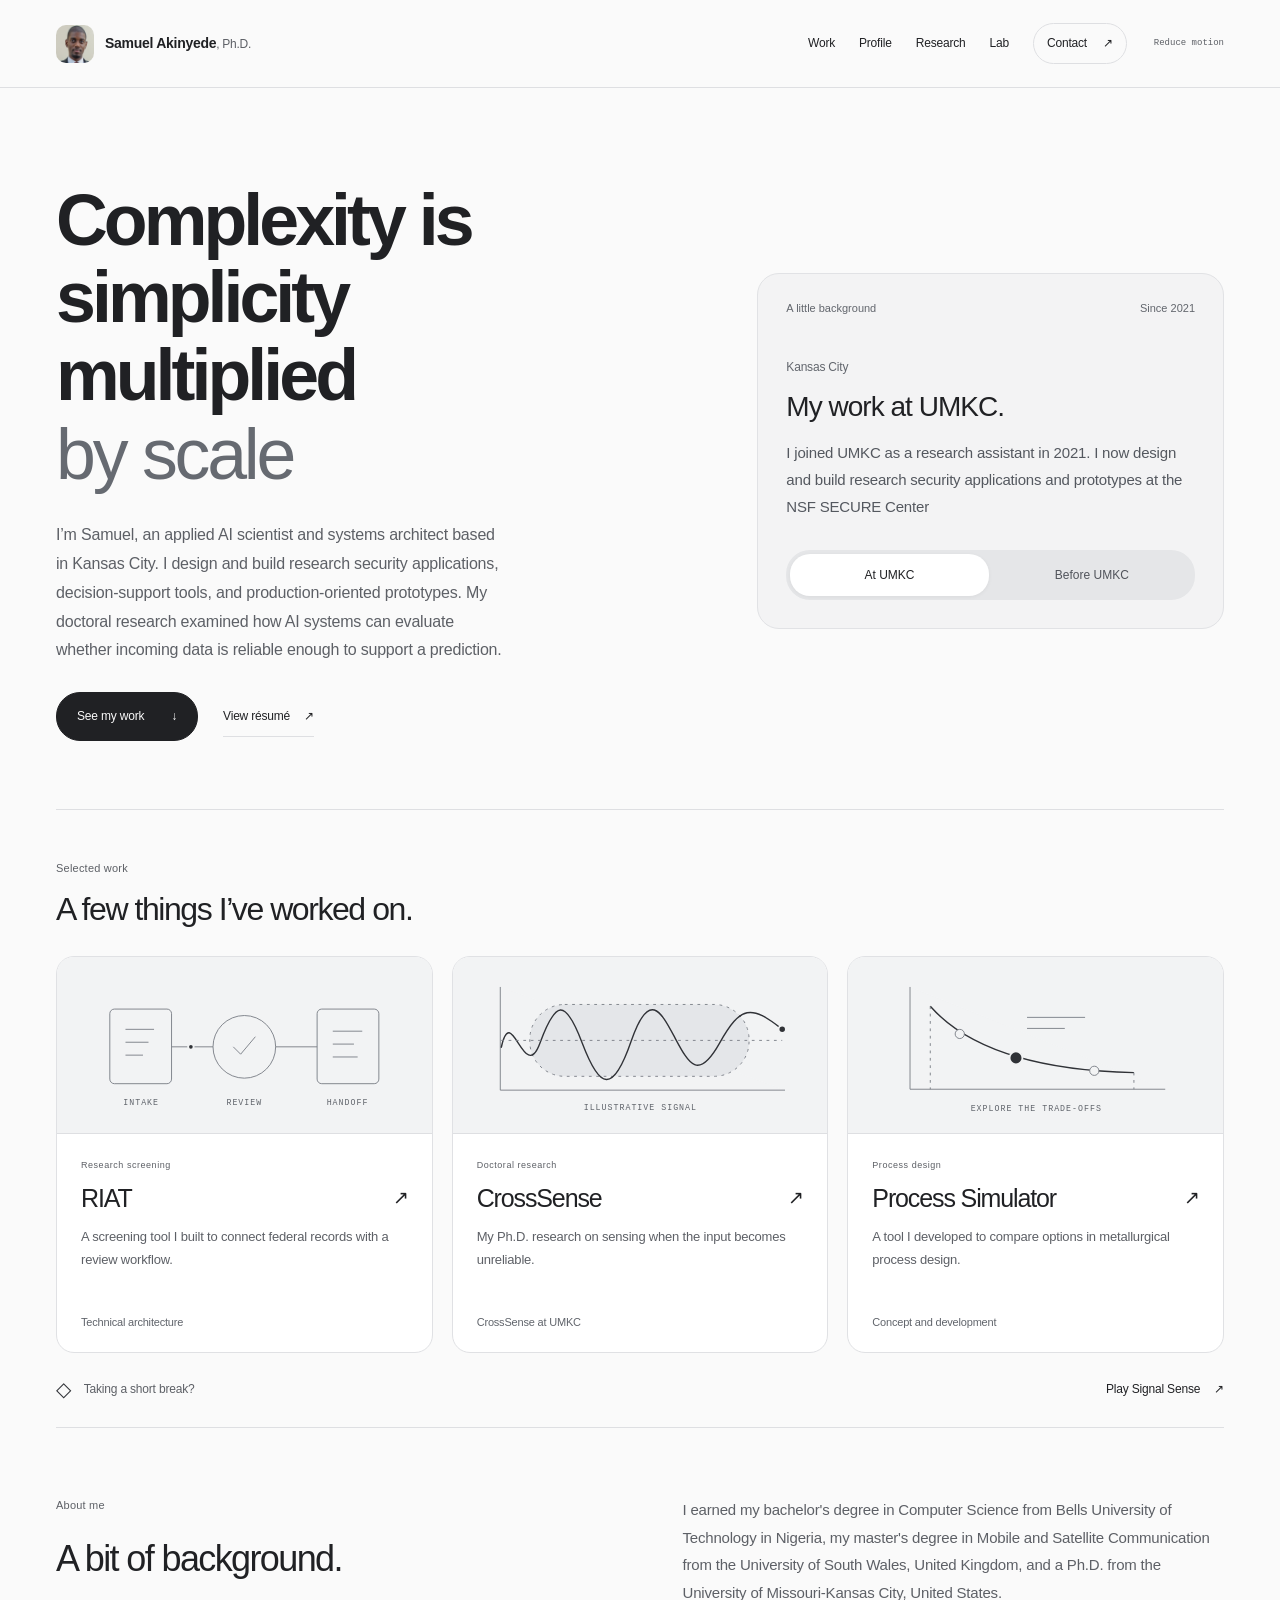
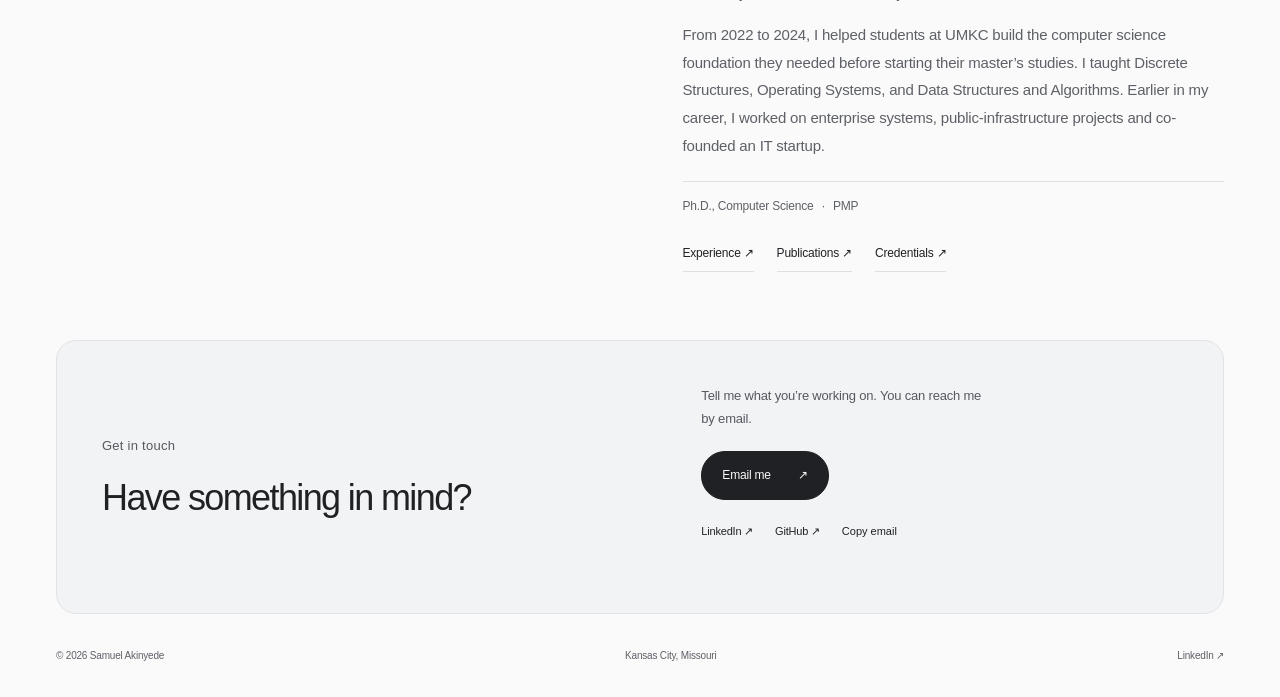
<file: index.html>
<!DOCTYPE html>

<html lang="en"><head><meta charset="utf-8"/><meta content="width=device-width, initial-scale=1" name="viewport"/><meta content="#fafafa" name="theme-color"/><meta content="strict-origin-when-cross-origin" name="referrer"/><title>Samuel Akinyede | Computer scientist &amp; systems architect</title><meta content="Samuel Akinyede is a computer scientist in Kansas City. Read about his research-security software, doctoral research, and work in industry." name="description"/><link href="https://akinyede.github.io/S-Akinyede/" rel="canonical"/><meta content="website" property="og:type"/><meta content="Samuel Akinyede | Computer scientist &amp; systems architect" property="og:title"/><meta content="Samuel Akinyede is a computer scientist in Kansas City. Read about his research-security software, doctoral research, and work in industry." property="og:description"/><meta content="https://akinyede.github.io/S-Akinyede/" property="og:url"/><meta content="summary" name="twitter:card"/><link href="data:image/svg+xml,%3Csvg xmlns='http://www.w3.org/2000/svg' viewBox='0 0 64 64'%3E%3Crect width='64' height='64' rx='10' fill='%23202124'/%3E%3Ctext x='10' y='44' font-family='Georgia' font-size='38' fill='%23ffffff'%3Esa.%3C/text%3E%3C/svg%3E" rel="icon"/><link href="portfolio.css?v=4" rel="stylesheet"/><script defer="" src="portfolio.js?v=4"></script><noscript><style>.motion-toggle,.menu-toggle{display:none!important}@media(max-width:980px){.site-header{height:auto;position:relative}.header-inner{flex-wrap:wrap;padding-block:15px}#navigation{position:static;display:flex;flex-wrap:wrap;padding:0;box-shadow:none;border:0;gap:15px;margin-left:0;width:100%}#navigation a{font-size:12px;padding:5px 0}.header-tools{display:none}}</style></noscript><link href="calm.css?v=4" rel="stylesheet"/></head><body class="home-page"><a class="skip" href="#main">Skip to content</a><header class="site-header"><div class="wrap header-inner"><a aria-label="Samuel Akinyede, home" class="brand" href="index.html"><span aria-hidden="true" class="brand-mark">sa.</span><span>Samuel Akinyede<span class="brand-credential">, Ph.D.</span></span></a><nav aria-label="Main navigation" id="navigation"><a href="index.html#work">Work</a><a href="index.html#profile">Profile</a><a href="explore.html#publications">Research</a><a href="lab.html">Lab</a><a class="nav-contact" href="index.html#contact">Contact <span aria-hidden="true">↗</span></a></nav><div class="header-tools"><button aria-pressed="false" class="motion-toggle" id="motion-toggle" title="Turn off decorative motion" type="button">Reduce motion</button><button aria-controls="navigation" aria-expanded="false" class="menu-toggle" type="button">Menu</button></div></div></header><main id="main">
<section aria-labelledby="hero-title" class="hero wrap"><div class="hero-text"><p class="eyebrow"><span aria-hidden="true"</p><h1 id="hero-title">Complexity is simplicity<br/>multiplied<br/><span class="serif">by scale</span></h1><p class="hero-copy">I’m Samuel, an applied AI scientist and systems architect based in Kansas City. I design and build research security applications, decision-support tools, and production-oriented prototypes. My doctoral research examined how AI systems can evaluate whether incoming data is reliable enough to support a prediction.</p><div class="hero-actions"><a class="button" href="#work">See my work <span aria-hidden="true">↓</span></a><a class="text-link" href="resume.html">View résumé <span aria-hidden="true">↗</span></a></div></div><div aria-label="A little background" class="perspective career-note" data-active="umkc"><div class="panel-top"><span>A little background</span><span id="career-date">Since 2021</span></div><div aria-atomic="true" aria-live="polite" class="career-content"><span class="career-place" id="career-place">Kansas City</span><h2 id="career-heading">My work at UMKC.</h2><p id="perspective-note">I joined UMKC as a research assistant in 2021. I now design and build research security applications and prototypes at the NSF SECURE Center</p></div><div aria-label="Choose a chapter of my career" class="perspective-switch" role="group"><button aria-pressed="true" data-perspective="umkc" type="button">At UMKC</button><button aria-pressed="false" data-perspective="earlier" type="button">Before UMKC</button></div></div></section>
<section aria-labelledby="work-title" class="work-section wrap" id="work"><div class="section-heading"><div><p class="eyebrow">Selected work</p><h2 id="work-title">A few things I’ve worked on.</h2></div></div><div class="work-grid"><a aria-label="Explore RIAT" class="work-card reveal" href="explore.html#riat"><div class="work-art"><svg aria-label="Conceptual intake, review, and result workflow" role="img" viewbox="0 0 360 178"><path class="diagram-line" d="M70 91H292"></path><rect height="81" rx="5" width="67" x="34" y="50"></rect><path d="M51 72H82M51 86H76M51 100H70"></path><circle cx="180" cy="91" r="34"></circle><path d="M168 91l8 8 16-19"></path><rect height="81" rx="5" width="67" x="259" y="50"></rect><path d="M276 74h32M276 88h23M276 102h27"></path><circle class="travel-dot" cx="122" cy="91" r="3"></circle><text x="68" y="154">INTAKE</text><text x="180" y="154">REVIEW</text><text x="292" y="154">HANDOFF</text></svg></div><div class="work-copy"><p class="eyebrow">Research screening</p><h3>RIAT<span aria-hidden="true" class="arrow">↗</span></h3><p>A screening tool I built to connect federal records with a review workflow.</p><span class="card-role">Technical architecture</span></div></a><a aria-label="Explore CrossSense" class="work-card reveal" href="explore.html#crosssense"><div class="work-art"><svg aria-label="Synthetic signal inside an illustrative operating envelope" role="img" viewbox="0 0 360 178"><path d="M28 26V138H337"></path><rect class="envelope" height="78" rx="38" width="238" x="60" y="45"></rect><path class="signal-ink" d="M29 92C40 40 54 133 71 87S98 37 117 87S150 143 170 85S203 54 218 82S243 128 266 87S300 45 334 72"></path><path d="M29 84H334" stroke-dasharray="3 5"></path><circle class="travel-dot" cx="334" cy="72" r="4"></circle><text x="180" y="160">ILLUSTRATIVE SIGNAL</text></svg></div><div class="work-copy"><p class="eyebrow">Doctoral research</p><h3>CrossSense<span aria-hidden="true" class="arrow">↗</span></h3><p>My Ph.D. research on sensing when the input becomes unreliable.</p><span class="card-role">CrossSense at UMKC</span></div></a><a aria-label="Explore Process Simulator" class="work-card reveal" href="explore.html#simulator"><div class="work-art"><svg aria-label="Conceptual exploration of competing process-design choices" role="img" viewbox="0 0 360 178"><path d="M44 26V137H321"></path><path class="signal-ink" d="M66 47C97 82 159 116 287 119"></path><path d="M66 47V137M287 119V137" stroke-dasharray="3 5"></path><circle cx="98" cy="77" r="5"></circle><circle class="travel-dot" cx="159" cy="103" r="7"></circle><circle cx="244" cy="117" r="5"></circle><text x="181" y="161">EXPLORE THE TRADE-OFFS</text><path d="M171 59h63M171 71h41"></path></svg></div><div class="work-copy"><p class="eyebrow">Process design</p><h3>Process Simulator<span aria-hidden="true" class="arrow">↗</span></h3><p>A tool I developed to compare options in metallurgical process design.</p><span class="card-role">Concept and development</span></div></a></div><div class="lab-invite"><span><span aria-hidden="true" class="tiny-diamond">◇</span> Taking a short break?</span><a class="text-link" href="lab.html">Play Signal Sense <span aria-hidden="true">↗</span></a></div></section>
<section aria-labelledby="profile-title" class="profile-section wrap" id="profile"><div class="profile-left"><p class="eyebrow">About me</p><h2 id="profile-title">A bit of background.</h2></div><div class="profile-right"><p>I earned my bachelor's degree in Computer Science from Bells University of Technology in Nigeria, my master's degree in Mobile and Satellite Communication from the University of South Wales, United Kingdom, and a Ph.D. from the University of Missouri-Kansas City, United States.</p><p>From 2022 to 2024, I helped students at UMKC build the computer science foundation they needed before starting their master’s studies. I taught Discrete Structures, Operating Systems, and Data Structures and Algorithms. Earlier in my career, I worked on enterprise systems, public-infrastructure projects and co-founded an IT startup.</p><p class="credentials-line">Ph.D., Computer Science <span>·</span> PMP</p><div class="profile-links"><a href="explore.html#experience">Experience ↗</a><a href="explore.html#publications">Publications ↗</a><a href="explore.html#credentials">Credentials ↗</a></div></div></section>
<section aria-labelledby="contact-title" class="contact-section wrap" id="contact"><div><p class="eyebrow">Get in touch</p><h2 id="contact-title">Have something in mind?</h2></div><div><p>Tell me what you’re working on. You can reach me by email.</p><a class="button" href="mailto:oluwashayomi@gmail.com">Email me <span aria-hidden="true">↗</span></a><div class="contact-links"><a href="https://www.linkedin.com/in/samuel-akinyede-pmp%C2%AE-ph-d-83509649/" rel="noopener noreferrer" target="_blank">LinkedIn ↗</a><a href="https://github.com/akinyede" rel="noopener noreferrer" target="_blank">GitHub ↗</a><button id="copy-email" type="button">Copy email</button></div><span class="small-status" id="copy-status" role="status"></span></div></section></main><footer class="wrap footer"><span>© 2026 Samuel Akinyede</span><span>Kansas City, Missouri</span><a href="https://www.linkedin.com/in/samuel-akinyede-pmp%C2%AE-ph-d-83509649/" rel="noopener noreferrer" target="_blank">LinkedIn ↗</a></footer><script type="application/ld+json">{"@context": "https://schema.org", "@type": "Person", "name": "Samuel Akinyede", "honorificSuffix": "Ph.D.", "url": "https://akinyede.github.io/S-Akinyede/", "sameAs": ["https://github.com/akinyede", "https://www.linkedin.com/in/samuel-akinyede-pmp%C2%AE-ph-d-83509649/"], "description": "Computer scientist in Kansas City working on research-security software and quality-aware sensing."}</script></body></html>
</file>
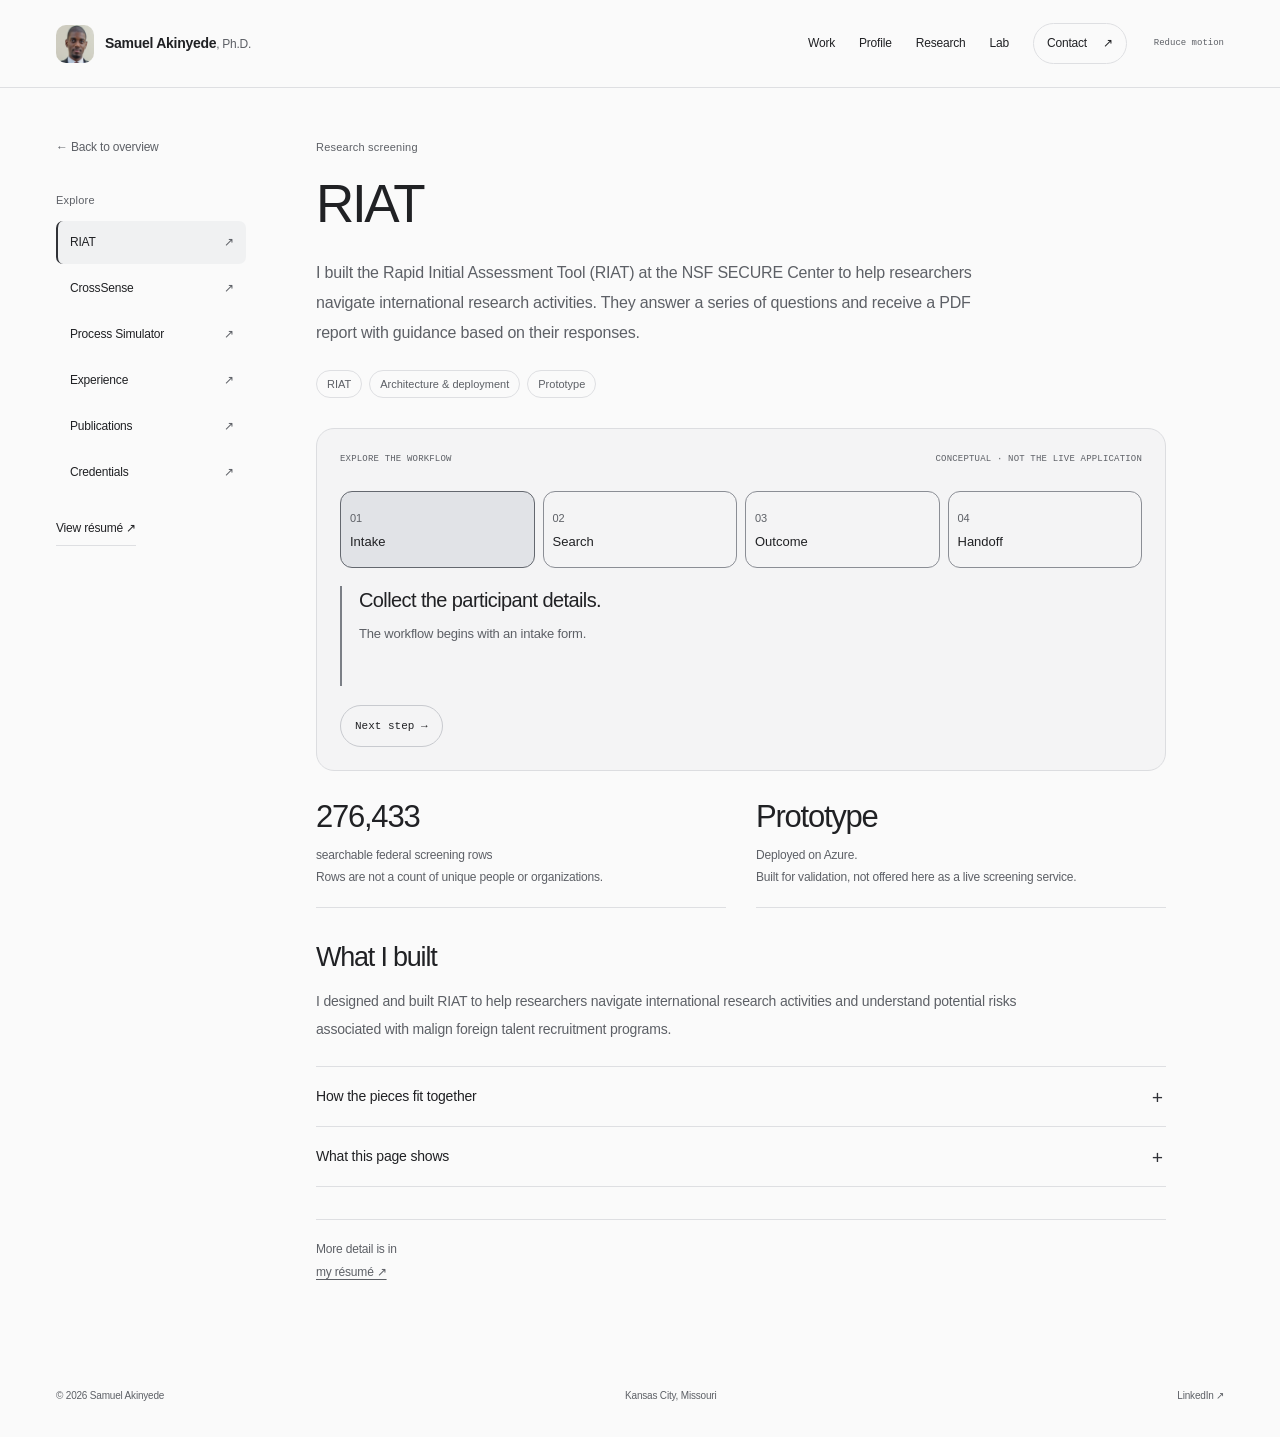
<file: explore.html>
<!DOCTYPE html>
<html lang="en"><head><meta charset="utf-8"><meta name="viewport" content="width=device-width, initial-scale=1"><meta name="theme-color" content="#fafafa"><meta name="referrer" content="strict-origin-when-cross-origin"><title>Explore the work | Samuel Akinyede</title><meta name="description" content="The projects I have built, my career so far, and my publications."><link rel="canonical" href="https://akinyede.github.io/S-Akinyede/explore.html"><meta property="og:type" content="website"><meta property="og:title" content="Explore the work | Samuel Akinyede"><meta property="og:description" content="The projects I have built, my career so far, and my publications."><meta name="twitter:card" content="summary"><link rel="icon" href="data:image/svg+xml,%3Csvg xmlns='http://www.w3.org/2000/svg' viewBox='0 0 64 64'%3E%3Crect width='64' height='64' rx='10' fill='%23202124'/%3E%3Ctext x='10' y='44' font-family='Georgia' font-size='38' fill='%23ffffff'%3Esa.%3C/text%3E%3C/svg%3E"><link rel="stylesheet" href="portfolio.css?v=4"><script src="portfolio.js?v=4" defer></script><noscript><style>.motion-toggle,.menu-toggle{display:none!important}@media(max-width:980px){.site-header{height:auto;position:relative}.header-inner{flex-wrap:wrap;padding-block:15px}#navigation{position:static;display:flex;flex-wrap:wrap;padding:0;box-shadow:none;border:0;gap:15px;margin-left:0;width:100%}#navigation a{font-size:12px;padding:5px 0}.header-tools{display:none}}</style></noscript><link rel="stylesheet" href="calm.css?v=4"></head><body class="explore-page"><a class="skip" href="#main">Skip to content</a><header class="site-header"><div class="wrap header-inner"><a class="brand" href="index.html" aria-label="Samuel Akinyede, home"><span class="brand-mark" aria-hidden="true">sa.</span><span>Samuel Akinyede<span class="brand-credential">, Ph.D.</span></span></a><nav id="navigation" aria-label="Main navigation"><a href="index.html#work">Work</a><a href="index.html#profile">Profile</a><a href="explore.html#publications">Research</a><a href="lab.html">Lab</a><a class="nav-contact" href="index.html#contact">Contact <span aria-hidden="true">↗</span></a></nav><div class="header-tools"><button type="button" id="motion-toggle" class="motion-toggle" aria-pressed="false" title="Turn off decorative motion">Reduce motion</button><button class="menu-toggle" type="button" aria-expanded="false" aria-controls="navigation">Menu</button></div></div></header><main id="main" class="wrap explore-layout"><aside class="explore-nav"><a class="back-link" href="index.html#work">← Back to overview</a><p class="eyebrow">Explore</p><nav aria-label="Explore work and profile"><a href="#riat">RIAT<span aria-hidden="true">↗</span></a><a href="#crosssense">CrossSense<span aria-hidden="true">↗</span></a><a href="#simulator">Process Simulator<span aria-hidden="true">↗</span></a><a href="#experience">Experience<span aria-hidden="true">↗</span></a><a href="#publications">Publications<span aria-hidden="true">↗</span></a><a href="#credentials">Credentials<span aria-hidden="true">↗</span></a></nav><a class="resume-link" href="resume.html">View résumé ↗</a></aside><div class="detail-content">
<section class="detail-view" id="riat"><p class="eyebrow">Research screening</p><h1>RIAT</h1><p class="detail-lead"> I built the Rapid Initial Assessment Tool (RIAT) at the NSF SECURE Center to help researchers navigate international research activities. They answer a series of questions and receive a PDF report with guidance based on their responses.</p><div class="tags"><span>RIAT</span><span>Architecture &amp; deployment</span><span>Prototype</span></div><div class="interactive-box" data-walkthrough="riat"><div class="panel-top mono"><span>Explore the workflow</span><span>Conceptual · not the live application</span></div><div class="step-buttons" role="group" aria-label="Explore RIAT workflow"><button type="button" data-step="0" aria-pressed="true">01<br><strong>Intake</strong></button><button type="button" data-step="1" aria-pressed="false">02<br><strong>Search</strong></button><button type="button" data-step="2" aria-pressed="false">03<br><strong>Outcome</strong></button><button type="button" data-step="3" aria-pressed="false">04<br><strong>Handoff</strong></button></div><div class="walk-detail" aria-live="polite"><h3>Collect the participant details.</h3><p>The workflow begins with an intake form.</p></div><button class="mini-button" data-walk-next type="button">Next step →</button></div><div class="fact-pair"><div><strong>276,433</strong><span>searchable federal screening rows<br>Rows are not a count of unique people or organizations.</span></div><div><strong>Prototype</strong><span>Deployed on Azure.<br>Built for validation, not offered here as a live screening service.</span></div></div><h2>What I built</h2><p>I designed and built RIAT to help researchers navigate international research activities and understand potential risks associated with malign foreign talent recruitment programs.</p><details><summary>How the pieces fit together</summary><p>Researchers answer questions about their international research activities and receive a PDF report with guidance based on their responses.RIAT keeps the entire screening process in one place</p></details><details><summary>What this page shows</summary><p>The figure above counts the screening rows integrated into the prototype. It does not measure screening accuracy or time saved. I have not included validation results here.</p></details><p class="source-note">More detail is in <a href="resume.html">my résumé ↗</a></p></section>
<section class="detail-view" id="crosssense"><p class="eyebrow">CrossSense</p><h1>When the input becomes unreliable.</h1><p class="detail-lead">CrossSense is my doctoral research at UMKC. I developed CrossSense to study when an AI system has enough reliable information to support a prediction. I tested the framework in work-zone sensing and agricultural vision. Its approach could also be explored in equipment monitoring, robotics, and other settings where measurements become unreliable.</p><div class="tags"><span>Doctoral research</span><span>Quality-aware AI</span><span>Cross-domain sensing</span></div><div class="interactive-box signal-lab"><div class="panel-top mono"><span>Explore signal quality</span><span>Synthetic illustration</span></div><svg class="signal-chart" viewBox="0 0 580 205" role="img" aria-labelledby="signal-title signal-desc"><title id="signal-title">An illustrative sensing signal</title><desc id="signal-desc">Synthetic signal. Adjust noise and context; no measured performance or model inference is shown.</desc><defs><pattern id="signal-grid" width="25" height="25" patternUnits="userSpaceOnUse"><path d="M25 0H0V25" fill="none" stroke="#dedfe2" stroke-width=".5"/></pattern></defs><rect x="25" y="20" width="530" height="150" fill="url(#signal-grid)"/><rect x="90" y="49" width="390" height="81" rx="40" fill="#e4e6e9" opacity=".7"/><path d="M25 20V170H555" stroke="#8c9098" fill="none"/><path id="raw-trace" fill="none" stroke="#7b7f86" stroke-dasharray="3 4"/><path id="signal-line" d="M25 102L555 102" fill="none" stroke="#303237" stroke-width="2"/><text x="290" y="194" text-anchor="middle">ILLUSTRATION, NOT RESEARCH DATA</text></svg><div class="signal-controls"><label for="noise">Signal noise <output id="noise-value">20 / 100</output><input id="noise" type="range" min="0" max="100" value="20" aria-describedby="signal-note"></label><label for="context">Context<select id="context"><option value="familiar">Familiar</option><option value="shifted">Unfamiliar</option></select></label><label for="signal-view">View<select id="signal-view"><option value="raw">Raw signal</option><option value="smoothed">Smoothed signal</option></select></label></div><p id="signal-note" aria-live="polite">Move the slider to explore the input before a prediction is made.</p><button id="signal-play" type="button" class="mini-button" aria-pressed="false">Play signal ▶</button><p class="micro-note">This drawing uses arbitrary noise units. It is not a CrossSense model, measured result, or safety recommendation.</p></div><h2>How I approached it</h2><p>The framework checks the input and its context before interpreting a prediction. Its six elements cover signal quality through to the response. The same structure can be used in both studies, but the models and calibration still have to suit each problem.</p><details><summary>Explore the six elements</summary><ol class="framework-list"><li><strong>Quality estimation.</strong> Assess the input.</li><li><strong>Context inference.</strong> Understand the setting.</li><li><strong>Signal stabilization.</strong> Address fluctuations where appropriate.</li><li><strong>Task inference.</strong> Make the domain-specific prediction.</li><li><strong>Uncertainty calibration.</strong> Interpret confidence using evidence.</li><li><strong>Risk-limiting policy.</strong> Connect uncertainty to the response.</li></ol></details><details><summary>The two studies</summary><p>In the Bluetooth study, the input is radio signal strength. In the vision study, it is an image. Both raise the question of when a prediction is reliable enough to use.</p><p>Related work includes AlertBLE, AIBLE, and cross-architecture agricultural IoT vision research.</p><a class="text-link" href="#publications">Explore the publications ↗</a></details><p class="source-note">Based on my dissertation and résumé. <a href="#publications">Related papers ↗</a></p></section>
<section class="detail-view" id="simulator"><p class="eyebrow">Universal Metallurgical Process Simulator</p><h1>Comparing process designs.</h1><p class="detail-lead">I designed and built the Universal Metallurgical Process Simulator while working with Critical Materials Crossroads. It lets process-design choices be examined alongside their financial implications.</p><div class="tags"><span>Industrial optimization</span><span>Concept &amp; delivery</span><span>Decision support</span></div><div class="interactive-box" data-walkthrough="simulator"><div class="panel-top mono"><span>Choose a perspective</span><span>Conceptual · not simulator output</span></div><div class="trade-art" aria-hidden="true"><svg viewBox="0 0 360 178"><path d="M44 26V137H321"/><path class="signal-ink" d="M66 47C97 82 159 116 287 119"/><path d="M66 47V137M287 119V137" stroke-dasharray="3 5"/><circle cx="98" cy="77" r="5"/><circle class="travel-dot" cx="159" cy="103" r="7"/><circle cx="244" cy="117" r="5"/><text x="181" y="161">EXPLORE THE TRADE-OFFS</text><path d="M171 59h63M171 71h41"/></svg></div><div class="step-buttons" role="group" aria-label="Explore process-design perspectives"><button type="button" data-step="0" aria-pressed="true">01<br><strong>Recovery</strong></button><button type="button" data-step="1" aria-pressed="false">02<br><strong>Cost</strong></button><button type="button" data-step="2" aria-pressed="false">03<br><strong>Uncertainty</strong></button></div><div class="walk-detail" aria-live="polite"><h3>How much can be recovered?</h3><p>Recovery is one quantity the simulator examines. A process with higher recovery still needs to be considered alongside its cost and environmental impact.</p></div><button class="mini-button" data-walk-next type="button">Next perspective →</button></div><h2>Inside the simulator</h2><p>The calculations start with physics-based mass and energy balances. Genetic algorithms and NSGA-II explore competing choices, with feasibility checks. I included capital and operating cost analysis, as well as net present value and internal rate of return.</p><details><summary>Methods and implementation</summary><p>I added sensitivity and Monte Carlo analysis to examine changes in the assumptions. The application also includes LLM explanations and progress updates.</p></details><details><summary>About the example</summary><p>The curve is a sketch to introduce the problem, not output from the simulator. This page does not claim a measured recovery improvement or cost saving.</p></details><p class="source-note">More detail is in <a href="resume.html">my résumé ↗</a></p></section>
<section class="detail-view" id="experience"><p class="eyebrow">Experience</p><h1>My career so far.</h1><p class="detail-lead">Before joining UMKC, I worked in enterprise technology and public infrastructure. I later taught computer science at UMKC, then moved into applied research. Open a role below to read more.</p><div class="timeline"><details><summary><span class="timeline-date">Jan 2026 – Present</span><span><strong>Research Consultant &amp; Computer Scientist</strong><small>NSF SECURE Center · University of Missouri-Kansas City</small></span></summary><p>At the NSF SECURE Center, I provide technical leadership for assigned digital products and help prepare them for delivery. I work with colleagues to understand user needs and turn research-security requirements into software the team can build. I also lead approved applied AI work and help involve Development earlier in product planning, while staying hands-on with the engineering..</p></details><details><summary><span class="timeline-date">Jun 2025 – Dec 2025</span><span><strong>Graduate Professional Assistant</strong><small>NSF SECURE Center · University of Missouri-Kansas City</small></span></summary><p>I worked with research-security professionals through interviews and workshops. I help shape thoes requirements into models used in digital products</p></details><details><summary><span class="timeline-date">Jun 2024 – May 2025</span><span><strong>Graduate Assistant – Applied AI &amp; Optimization Research</strong><small>Missouri Institute for Defense &amp; Energy · Critical Materials Crossroads</small></span></summary><p>My work at the Missouri Institute for Defense & Energy covered industrial optimization and regional economic analysis. I built tools to compare metallurgical process options and predict economic clusters in the Kansas City region.</p></details><details><summary><span class="timeline-date">Sep 2022 – May 2024</span><span><strong>Graduate Instructor – Computer Science</strong><small>University of Missouri-Kansas City</small></span></summary><p>I taught Discrete Structures, Operating Systems, and Data Structures &amp; Algorithms to incoming master’s students. I prepared the lectures and assessments for students with different academic backgrounds.</p></details><details><summary><span class="timeline-date">Jun 2021 – Aug 2022</span><span><strong>Research Assistant – Edge AI &amp; IoT Systems</strong><small>University of Missouri-Kansas City</small></span></summary><p>I worked on ShotTracker validation and Food OASES, a web and sensor system for urban agriculture.I managed a Moodle-based learning management system for an NSF Advancing Informal STEM Learning (AISL) project. I also developed a privacy-preserving browser extension and a mobile app for crowd safety.</p></details><details><summary><span class="timeline-date">Sep 2017 – Feb 2019</span><span><strong>Vice President, Information Systems</strong><small>Tohl Inc. · Atlanta, GA</small></span></summary><p>At Tohl, I directed technology programs for public-infrastructure clients in Nigeria, Liberia, and The Gambia. The work included GIS and asset-management systems for Lagos Water Corporation, along with client training and implementation.</p></details><details><summary><span class="timeline-date">2016</span><span><strong>Co-Founder / Solution Architect</strong><small>Liplus Technology Services · Nigeria</small></span></summary><p>I co-founded Liplus and led architecture for SI Media, Medic Serve, and Quick Serve. SI Media reached more than 500 installs on Google Play.</p></details><details><summary><span class="timeline-date">2014 – 2016</span><span><strong>Chief Technology Officer</strong><small>Comrade Air Services · Nigeria</small></span></summary><p>I led the company’s technology architecture, including its network and communications systems. My work also covered backup and recovery and integrations for charter bookings.</p></details><details><summary><span class="timeline-date">2016</span><span><strong>Google Campus Cohort Sprint – Invited Solution Architect</strong><small>Shoreditch · London</small></span></summary><p>As an invited solution architect in the Google Campus Cohort Sprint, I led development of a community bicycle-parking platform using OpenStreetMap. This was program participation, not employment at Google.</p></details></div><details><summary>Earlier career</summary><p>Enterprise Manager, Suburban Broadband West Africa (2013–2014); Systems Analyst, NITDA (2010–2011); Intern, MTN Nigeria (2008).</p></details><details><summary>More work in brief</summary><p><strong>Economic-cluster analysis:</strong> federal data, network community detection, XGBoost/SHAP, multi-objective optimization, and conservative calibration.</p><p><strong>Mineral prospectivity:</strong> a Pb/Zn geospatial prototype with probability surfaces, uncertainty layers, and data-support heatmaps.</p><p>Private code, datasets, and NDA-sensitive material are not included on this site.</p></details><p class="source-note">More detail is in <a href="resume.html">my résumé ↗</a></p></section>
<section class="detail-view" id="publications"><p class="eyebrow">Research</p><h1>Papers and manuscripts.</h1><p class="detail-lead">My published papers appear first. The manuscripts have their own tab, with submission details from my résumé.</p><div class="filter-bar" role="group" aria-label="Filter publications"><button type="button" data-pub-filter="published" aria-pressed="true">Published work</button><button type="button" data-pub-filter="manuscript" aria-pressed="false">Manuscripts</button><button type="button" data-pub-filter="all" aria-pressed="false">All</button></div><p id="pub-count" class="micro-note" role="status"></p><div class="publication-list"><article class="publication" data-pub="published"><p class="eyebrow">Journal · 2025</p><h2>AlertBLE: Alert Workzone Hazards Using Hybrid Filtering and Machine-Learning-Enabled BLE</h2><p>S. Akinyede, S. Song</p><p>IEEE Internet of Things Journal, 12(22), 46626–46647.</p><a class="text-link" href="https://doi.org/10.1109/JIOT.2025.3608718" target="_blank" rel="noopener noreferrer">Publisher / DOI ↗</a></article><article class="publication" data-pub="published"><p class="eyebrow">Conference · 2025</p><h2>Cross-Architecture Compatibility Analysis for Deployable Agricultural IoT Vision Systems</h2><p>S. Akinyede, S. Song</p><p>IEEE Annual Congress on Artificial Intelligence of Things, pp. 107–114.</p><a class="text-link" href="https://doi.org/10.1109/AIoT66900.2025.00026" target="_blank" rel="noopener noreferrer">Publisher / DOI ↗</a></article><article class="publication" data-pub="published"><p class="eyebrow">Conference · 2025</p><h2>AIBLE: AI-Powered BLE Localization System for Work Zone Safety Alerts</h2><p>S. Akinyede, S. Song</p><p>ICCCN 2025.</p></article><article class="publication" data-pub="manuscript"><p class="eyebrow">Submitted manuscript</p><h2>Beyond RSSI Thresholds: AI-Assisted BLE Zoning Under Environmental Uncertainty Validated on the NIST Dataset</h2><p>S. Akinyede, S. Song</p><p>Submitted to the 17th IFIP Wireless and Mobile Networking Conference (WMNC 2026), as listed in the résumé.</p></article><article class="publication" data-pub="manuscript"><p class="eyebrow">Submitted manuscript</p><h2>Less is More: Deployment-Aware Architecture Selection Outperforms Enhancement Design in Agricultural IoT Object Detection</h2><p>S. Akinyede, S. Song</p><p>Submitted to IEEE Access, as listed in the résumé.</p></article><article class="publication" data-pub="manuscript"><p class="eyebrow">Submitted / in review (résumé status)</p><h2>An AI-Driven Framework for Economic Cluster Prediction and Optimization: A Kansas City Metropolitan Statistical Area Case Study</h2><p>S. Akinyede, A. Caruso</p><p>Technological Forecasting and Social Change, submitted/in review as listed in the résumé.</p></article></div><p class="source-note">Manuscript statuses are listed as they appear in my résumé, not checked live. <a href="resume.html">View my résumé ↗</a></p></section>
<section class="detail-view" id="credentials"><p class="eyebrow">Education and credentials</p><h1>Where I studied.</h1><p class="detail-lead">I studied Computer Science in Nigeria, completed a Master’s in Wales, United Kingdom, and earned my Ph.D. in Kansas City, United States.</p><h2>Education</h2><div class="credential-item"><h3>Ph.D., Computer Science</h3><p>University of Missouri-Kansas City, United States</p><p class="micro-note">Interdisciplinary focus: Computer Networks, Communication Systems &amp; Geosciences. Dissertation: CrossSense: A Quality-Aware AI Framework for Cross-Domain Sensing.</p></div><div class="credential-item"><h3>M.Sc., Mobile and Satellite Communications</h3><p>University of South Wales, United Kingdom</p><p class="micro-note">Dissertation: Performance Analysis of Trellis Code Modulation in AWGN and Rayleigh Fading Channels.</p></div><div class="credential-item"><h3>B.Tech., Computer Science</h3><p>Bells University of Technology, Nigeria</p></div><details><summary>Certifications and membership</summary><p>Project Management Professional (PMP); Certified ScrumMaster; IBM Certified IoT; Social and Behavioral Investigator (IRB); Member, IEEE.</p></details><details><summary>Selected recognition</summary><p>2025 Community of Scholars; IEEE ComSoc Student Travel Grant; Hack-A-Roo Fall 2024 Graduate Track (2nd Place); Tech Venture ELEVATIONLAB Scholarship.</p></details><p class="source-note">More detail is in <a href="resume.html">my résumé ↗</a></p></section></div></main><footer class="wrap footer"><span>© 2026 Samuel Akinyede</span><span>Kansas City, Missouri</span><a href="https://www.linkedin.com/in/samuel-akinyede-pmp%C2%AE-ph-d-83509649/" target="_blank" rel="noopener noreferrer">LinkedIn ↗</a></footer></body></html>
</file>
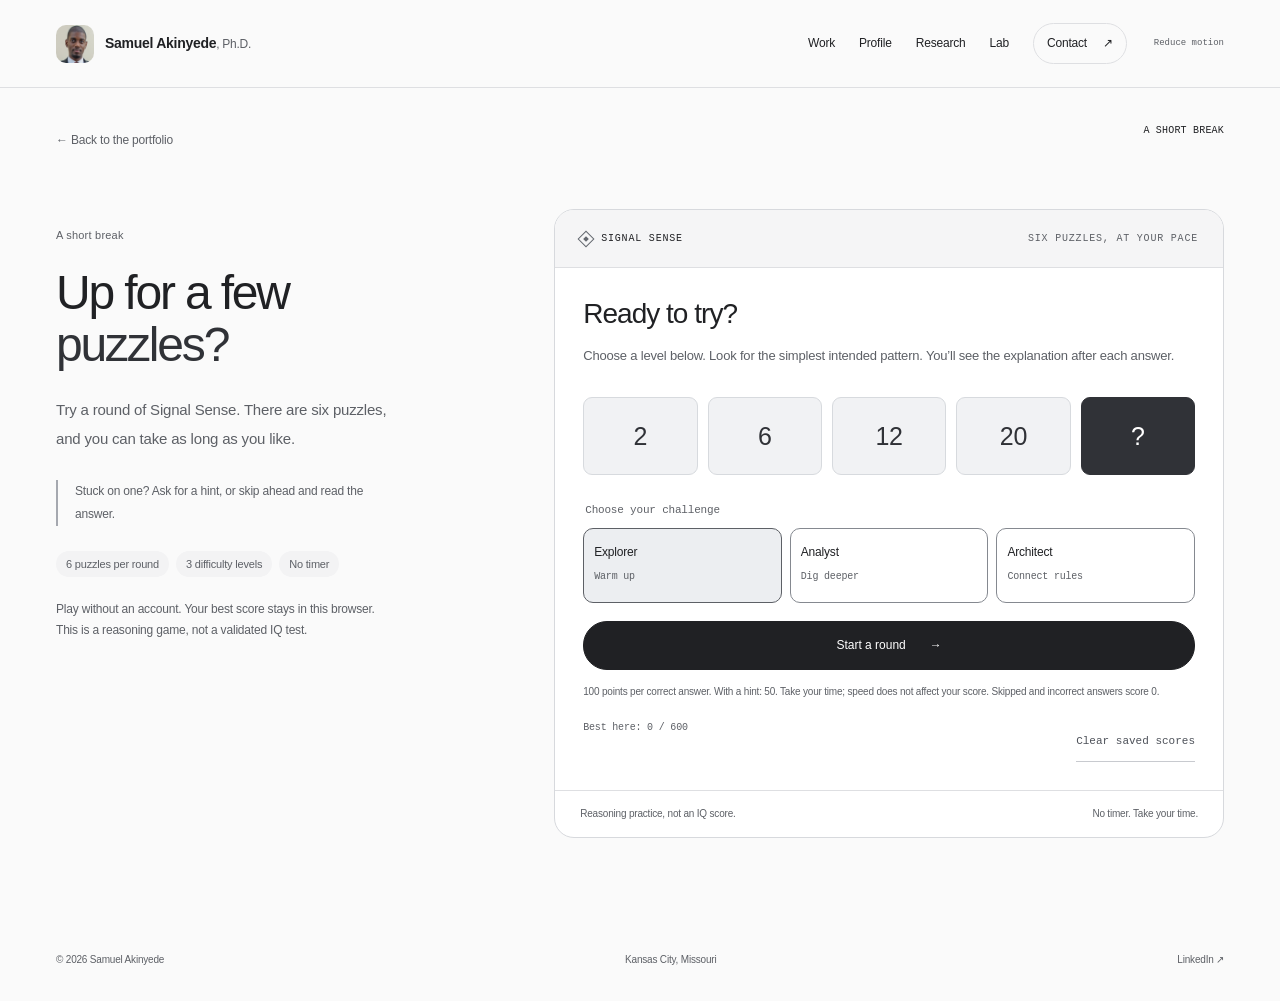
<file: lab.html>
<!DOCTYPE html><html lang="en"><head><meta charset="utf-8"><meta name="viewport" content="width=device-width, initial-scale=1"><meta name="theme-color" content="#fafafa"><meta name="referrer" content="strict-origin-when-cross-origin"><title>Signal Sense | The Lab · Samuel Akinyede</title><meta name="description" content="Take a break with Signal Sense, a short puzzle game. No account or timer needed."><link rel="canonical" href="https://akinyede.github.io/S-Akinyede/lab.html"><meta property="og:type" content="website"><meta property="og:title" content="Signal Sense | The Lab · Samuel Akinyede"><meta property="og:description" content="Take a break with Signal Sense, a short puzzle game. No account or timer needed."><meta name="twitter:card" content="summary"><link rel="icon" href="data:image/svg+xml,%3Csvg xmlns='http://www.w3.org/2000/svg' viewBox='0 0 64 64'%3E%3Crect width='64' height='64' rx='10' fill='%23202124'/%3E%3Ctext x='10' y='44' font-family='Georgia' font-size='38' fill='%23ffffff'%3Esa.%3C/text%3E%3C/svg%3E"><link rel="stylesheet" href="portfolio.css?v=4"><script src="portfolio.js?v=4" defer></script><link rel="stylesheet" href="play.css?v=4"><script src="signal-sense.js?v=4" defer></script><noscript><style>.motion-toggle,.menu-toggle{display:none!important}@media(max-width:980px){.site-header{height:auto;position:relative}.header-inner{flex-wrap:wrap;padding-block:15px}#navigation{position:static;display:flex;flex-wrap:wrap;padding:0;box-shadow:none;border:0;gap:15px;margin-left:0;width:100%}#navigation a{font-size:12px;padding:5px 0}.header-tools{display:none}}</style></noscript><link rel="stylesheet" href="calm.css?v=4"></head><body class="lab-page"><a class="skip" href="#main">Skip to content</a><header class="site-header"><div class="wrap header-inner"><a class="brand" href="index.html" aria-label="Samuel Akinyede, home"><span class="brand-mark" aria-hidden="true">sa.</span><span>Samuel Akinyede<span class="brand-credential">, Ph.D.</span></span></a><nav id="navigation" aria-label="Main navigation"><a href="index.html#work">Work</a><a href="index.html#profile">Profile</a><a href="explore.html#publications">Research</a><a href="lab.html">Lab</a><a class="nav-contact" href="index.html#contact">Contact <span aria-hidden="true">↗</span></a></nav><div class="header-tools"><button type="button" id="motion-toggle" class="motion-toggle" aria-pressed="false" title="Turn off decorative motion">Reduce motion</button><button class="menu-toggle" type="button" aria-expanded="false" aria-controls="navigation">Menu</button></div></div></header><main id="main"><div class="wrap lab-breadcrumb"><a class="back-link" href="index.html">← Back to the portfolio</a><span class="mono">A short break</span></div><div class="hero-actions" hidden></div><div id="approach" hidden></div><noscript><section class="wrap"><h1>Signal Sense</h1><p>The interactive game needs JavaScript. The rest of this website remains available without it.</p><p>Try this offline: 3, 6, 9, 12, ?</p><details><summary>See the pattern</summary><p>Add 3 each time. The next value is 15.</p></details></section></noscript></main><footer class="wrap footer"><span>© 2026 Samuel Akinyede</span><span>Kansas City, Missouri</span><a href="https://www.linkedin.com/in/samuel-akinyede-pmp%C2%AE-ph-d-83509649/" target="_blank" rel="noopener noreferrer">LinkedIn ↗</a></footer></body></html>
</file>
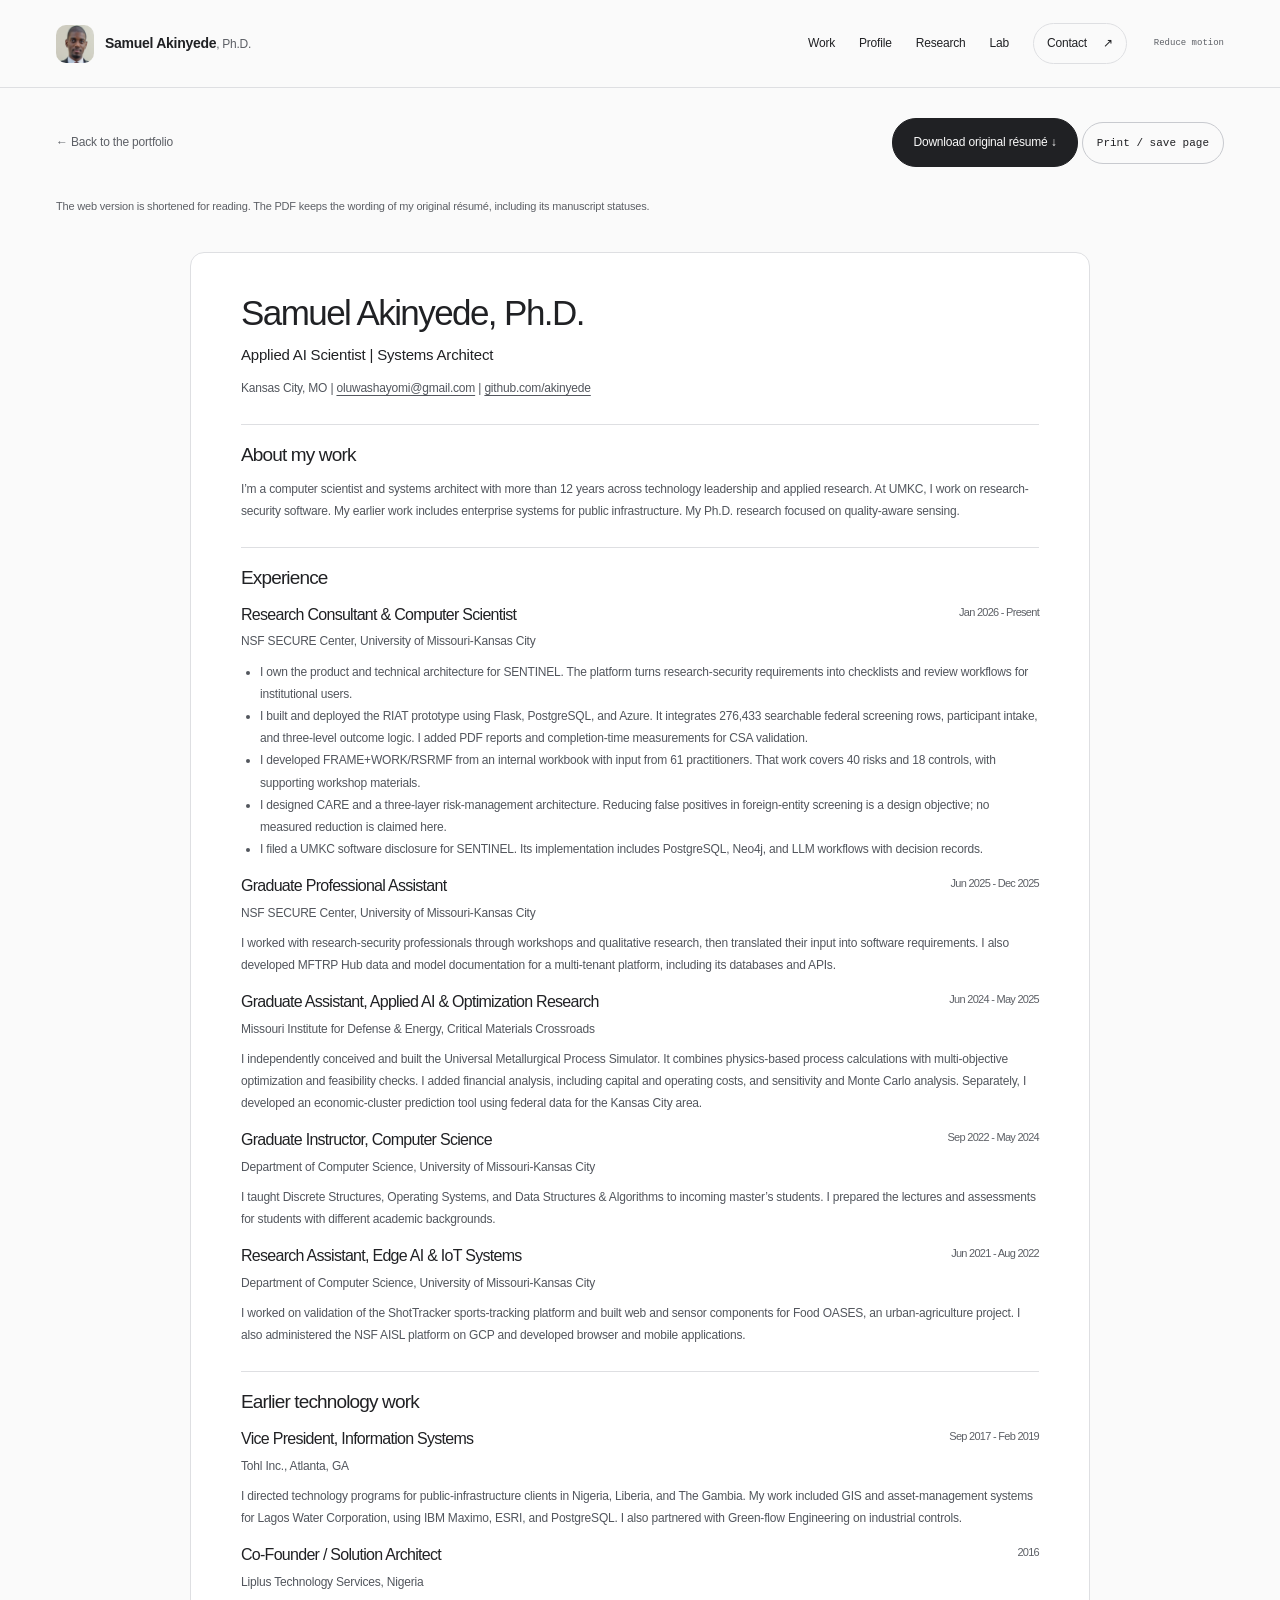
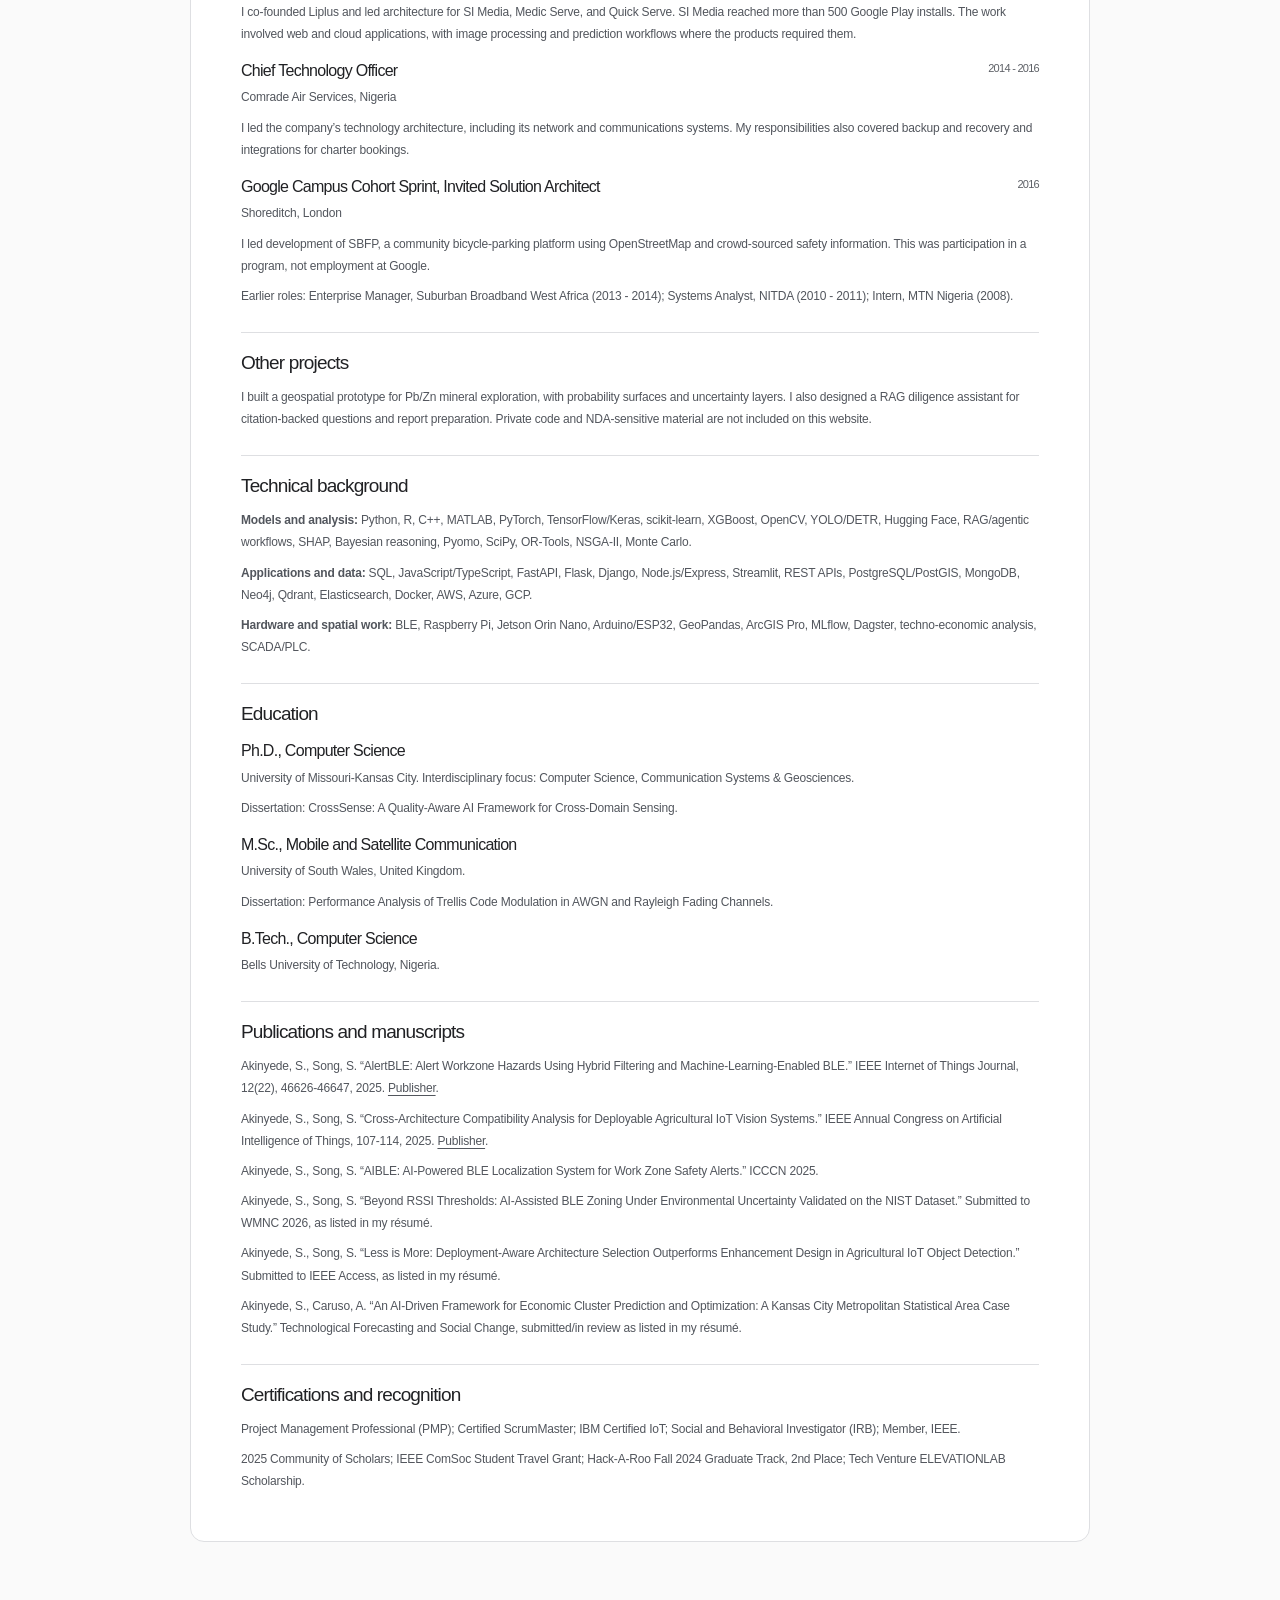
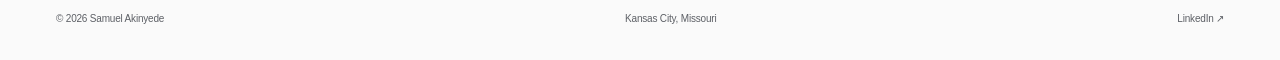
<file: resume.html>
<!DOCTYPE html>
<html lang="en"><head><meta charset="utf-8"><meta name="viewport" content="width=device-width, initial-scale=1"><meta name="theme-color" content="#fafafa"><meta name="referrer" content="strict-origin-when-cross-origin"><title>Résumé | Samuel Akinyede</title><meta name="description" content="Samuel Akinyede’s experience, education, and publications."><link rel="canonical" href="https://akinyede.github.io/S-Akinyede/resume.html"><link rel="stylesheet" href="portfolio.css?v=4"><script src="portfolio.js?v=4" defer></script><noscript><style>.motion-toggle,.menu-toggle{display:none!important}@media(max-width:980px){.site-header{height:auto;position:relative}.header-inner{flex-wrap:wrap;padding-block:15px}#navigation{position:static;display:flex;flex-wrap:wrap;padding:0;box-shadow:none;border:0;gap:15px;margin-left:0;width:100%}#navigation a{font-size:12px;padding:5px 0}.header-tools{display:none}}</style></noscript><link rel="stylesheet" href="calm.css?v=4"></head><body class="resume-page"><a class="skip" href="#main">Skip to content</a><header class="site-header"><div class="wrap header-inner"><a class="brand" href="index.html" aria-label="Samuel Akinyede, home"><span class="brand-mark" aria-hidden="true">sa.</span><span>Samuel Akinyede<span class="brand-credential">, Ph.D.</span></span></a><nav id="navigation" aria-label="Main navigation"><a href="index.html#work">Work</a><a href="index.html#profile">Profile</a><a href="explore.html#publications">Research</a><a href="lab.html">Lab</a><a class="nav-contact" href="index.html#contact">Contact <span aria-hidden="true">↗</span></a></nav><div class="header-tools"><button type="button" id="motion-toggle" class="motion-toggle" aria-pressed="false" title="Turn off decorative motion">Reduce motion</button><button class="menu-toggle" type="button" aria-expanded="false" aria-controls="navigation">Menu</button></div></div></header><main class="wrap" id="main"><div class="resume-toolbar"><a class="back-link" href="index.html">← Back to the portfolio</a><div><a class="button" download="Samuel_Akinyede_Resume.pdf" href="resume.pdf">Download original résumé ↓</a> <button class="mini-button" type="button" id="print-resume">Print / save page</button></div></div><p class="micro-note">The web version is shortened for reading. The PDF keeps the wording of my original résumé, including its manuscript statuses.</p><article class="resume-paper"><h1>Samuel Akinyede, Ph.D.</h1><p class="subtitle">Applied AI Scientist | Systems Architect</p><p>Kansas City, MO | <a href="mailto:oluwashayomi@gmail.com">oluwashayomi@gmail.com</a> | <a href="https://github.com/akinyede">github.com/akinyede</a></p><h2>About my work</h2><p>I’m a computer scientist and systems architect with more than 12 years across technology leadership and applied research. At UMKC, I work on research-security software. My earlier work includes enterprise systems for public infrastructure. My Ph.D. research focused on quality-aware sensing.</p><h2>Experience</h2><h3>Research Consultant &amp; Computer Scientist<span class="rdate">Jan 2026 - Present</span></h3><p>NSF SECURE Center, University of Missouri-Kansas City</p><ul><li>I own the product and technical architecture for SENTINEL. The platform turns research-security requirements into checklists and review workflows for institutional users.</li><li>I built and deployed the RIAT prototype using Flask, PostgreSQL, and Azure. It integrates 276,433 searchable federal screening rows, participant intake, and three-level outcome logic. I added PDF reports and completion-time measurements for CSA validation.</li><li>I developed FRAME+WORK/RSRMF from an internal workbook with input from 61 practitioners. That work covers 40 risks and 18 controls, with supporting workshop materials.</li><li>I designed CARE and a three-layer risk-management architecture. Reducing false positives in foreign-entity screening is a design objective; no measured reduction is claimed here.</li><li>I filed a UMKC software disclosure for SENTINEL. Its implementation includes PostgreSQL, Neo4j, and LLM workflows with decision records.</li></ul><h3>Graduate Professional Assistant<span class="rdate">Jun 2025 - Dec 2025</span></h3><p>NSF SECURE Center, University of Missouri-Kansas City</p><p>I worked with research-security professionals through workshops and qualitative research, then translated their input into software requirements. I also developed MFTRP Hub data and model documentation for a multi-tenant platform, including its databases and APIs.</p><h3>Graduate Assistant, Applied AI &amp; Optimization Research<span class="rdate">Jun 2024 - May 2025</span></h3><p>Missouri Institute for Defense &amp; Energy, Critical Materials Crossroads</p><p>I independently conceived and built the Universal Metallurgical Process Simulator. It combines physics-based process calculations with multi-objective optimization and feasibility checks. I added financial analysis, including capital and operating costs, and sensitivity and Monte Carlo analysis. Separately, I developed an economic-cluster prediction tool using federal data for the Kansas City area.</p><h3>Graduate Instructor, Computer Science<span class="rdate">Sep 2022 - May 2024</span></h3><p>Department of Computer Science, University of Missouri-Kansas City</p><p>I taught Discrete Structures, Operating Systems, and Data Structures &amp; Algorithms to incoming master’s students. I prepared the lectures and assessments for students with different academic backgrounds.</p><h3>Research Assistant, Edge AI &amp; IoT Systems<span class="rdate">Jun 2021 - Aug 2022</span></h3><p>Department of Computer Science, University of Missouri-Kansas City</p><p>I worked on validation of the ShotTracker sports-tracking platform and built web and sensor components for Food OASES, an urban-agriculture project. I also administered the NSF AISL platform on GCP and developed browser and mobile applications.</p><h2>Earlier technology work</h2><h3>Vice President, Information Systems<span class="rdate">Sep 2017 - Feb 2019</span></h3><p>Tohl Inc., Atlanta, GA</p><p>I directed technology programs for public-infrastructure clients in Nigeria, Liberia, and The Gambia. My work included GIS and asset-management systems for Lagos Water Corporation, using IBM Maximo, ESRI, and PostgreSQL. I also partnered with Green-flow Engineering on industrial controls.</p><h3>Co-Founder / Solution Architect<span class="rdate">2016</span></h3><p>Liplus Technology Services, Nigeria</p><p>I co-founded Liplus and led architecture for SI Media, Medic Serve, and Quick Serve. SI Media reached more than 500 Google Play installs. The work involved web and cloud applications, with image processing and prediction workflows where the products required them.</p><h3>Chief Technology Officer<span class="rdate">2014 - 2016</span></h3><p>Comrade Air Services, Nigeria</p><p>I led the company’s technology architecture, including its network and communications systems. My responsibilities also covered backup and recovery and integrations for charter bookings.</p><h3>Google Campus Cohort Sprint, Invited Solution Architect<span class="rdate">2016</span></h3><p>Shoreditch, London</p><p>I led development of SBFP, a community bicycle-parking platform using OpenStreetMap and crowd-sourced safety information. This was participation in a program, not employment at Google.</p><p>Earlier roles: Enterprise Manager, Suburban Broadband West Africa (2013 - 2014); Systems Analyst, NITDA (2010 - 2011); Intern, MTN Nigeria (2008).</p><h2>Other projects</h2><p>I built a geospatial prototype for Pb/Zn mineral exploration, with probability surfaces and uncertainty layers. I also designed a RAG diligence assistant for citation-backed questions and report preparation. Private code and NDA-sensitive material are not included on this website.</p><h2>Technical background</h2><p><strong>Models and analysis:</strong> Python, R, C++, MATLAB, PyTorch, TensorFlow/Keras, scikit-learn, XGBoost, OpenCV, YOLO/DETR, Hugging Face, RAG/agentic workflows, SHAP, Bayesian reasoning, Pyomo, SciPy, OR-Tools, NSGA-II, Monte Carlo.</p><p><strong>Applications and data:</strong> SQL, JavaScript/TypeScript, FastAPI, Flask, Django, Node.js/Express, Streamlit, REST APIs, PostgreSQL/PostGIS, MongoDB, Neo4j, Qdrant, Elasticsearch, Docker, AWS, Azure, GCP.</p><p><strong>Hardware and spatial work:</strong> BLE, Raspberry Pi, Jetson Orin Nano, Arduino/ESP32, GeoPandas, ArcGIS Pro, MLflow, Dagster, techno-economic analysis, SCADA/PLC.</p><h2>Education</h2><h3>Ph.D., Computer Science</h3><p>University of Missouri-Kansas City. Interdisciplinary focus: Computer Science, Communication Systems &amp; Geosciences.</p><p>Dissertation: CrossSense: A Quality-Aware AI Framework for Cross-Domain Sensing.</p><h3>M.Sc., Mobile and Satellite Communication</h3><p>University of South Wales, United Kingdom.</p><p>Dissertation: Performance Analysis of Trellis Code Modulation in AWGN and Rayleigh Fading Channels.</p><h3>B.Tech., Computer Science</h3><p>Bells University of Technology, Nigeria.</p><h2>Publications and manuscripts</h2><p>Akinyede, S., Song, S. “AlertBLE: Alert Workzone Hazards Using Hybrid Filtering and Machine-Learning-Enabled BLE.” IEEE Internet of Things Journal, 12(22), 46626-46647, 2025. <a href="https://doi.org/10.1109/JIOT.2025.3608718">Publisher</a>.</p><p>Akinyede, S., Song, S. “Cross-Architecture Compatibility Analysis for Deployable Agricultural IoT Vision Systems.” IEEE Annual Congress on Artificial Intelligence of Things, 107-114, 2025. <a href="https://doi.org/10.1109/AIoT66900.2025.00026">Publisher</a>.</p><p>Akinyede, S., Song, S. “AIBLE: AI-Powered BLE Localization System for Work Zone Safety Alerts.” ICCCN 2025.</p><p>Akinyede, S., Song, S. “Beyond RSSI Thresholds: AI-Assisted BLE Zoning Under Environmental Uncertainty Validated on the NIST Dataset.” Submitted to WMNC 2026, as listed in my résumé.</p><p>Akinyede, S., Song, S. “Less is More: Deployment-Aware Architecture Selection Outperforms Enhancement Design in Agricultural IoT Object Detection.” Submitted to IEEE Access, as listed in my résumé.</p><p>Akinyede, S., Caruso, A. “An AI-Driven Framework for Economic Cluster Prediction and Optimization: A Kansas City Metropolitan Statistical Area Case Study.” Technological Forecasting and Social Change, submitted/in review as listed in my résumé.</p><h2>Certifications and recognition</h2><p>Project Management Professional (PMP); Certified ScrumMaster; IBM Certified IoT; Social and Behavioral Investigator (IRB); Member, IEEE.</p><p>2025 Community of Scholars; IEEE ComSoc Student Travel Grant; Hack-A-Roo Fall 2024 Graduate Track, 2nd Place; Tech Venture ELEVATIONLAB Scholarship.</p></article></main><footer class="wrap footer"><span>© 2026 Samuel Akinyede</span><span>Kansas City, Missouri</span><a href="https://www.linkedin.com/in/samuel-akinyede-pmp%C2%AE-ph-d-83509649/" target="_blank" rel="noopener noreferrer">LinkedIn ↗</a></footer></body></html>
</file>
<file: portfolio.css>
/* Samuel Akinyede — a concise professional portfolio. No external assets. */
:root{--paper:#f5f5ef;--white:#fcfcf7;--ink:#25352c;--muted:#586657;--line:#d5dccf;--accent:#426747;--pale:#e8eddf;--serif:Georgia,'Times New Roman',serif;--sans:Arial,Helvetica,sans-serif;--mono:'SFMono-Regular',Consolas,'Liberation Mono',monospace;--max:1240px}
*{box-sizing:border-box}html{scroll-behavior:smooth;scroll-padding-top:100px}body{margin:0;font-family:var(--sans);font-size:16px;line-height:1.75;background:var(--paper);color:var(--ink);-webkit-font-smoothing:antialiased}a{color:inherit;text-decoration:none}button,input,select{font:inherit;color:inherit}button{cursor:pointer}button:disabled{cursor:default}button,a,input,summary,select{-webkit-tap-highlight-color:transparent}button:focus-visible,a:focus-visible,input:focus-visible,summary:focus-visible,select:focus-visible{outline:3px solid #537b44;outline-offset:5px}button{border:0}h1,h2,h3,p{margin:0}h1,h2,h3{font-weight:500;line-height:1.15;letter-spacing:-.045em}svg{max-width:100%;display:block}svg text{font:9px var(--mono);letter-spacing:.12em;fill:#4d6746;stroke:none;text-anchor:middle}[hidden]{display:none!important}::selection{background:#d4e2c9;color:var(--ink)}.wrap{width:min(var(--max),calc(100% - 112px));margin-inline:auto}.serif{font-family:var(--serif);font-style:italic;letter-spacing:-.045em;color:var(--accent)}.eyebrow,.mono{font-family:var(--mono);font-size:10px;text-transform:uppercase;letter-spacing:.10em;line-height:1.7}.eyebrow{color:var(--muted)}.mono{font-size:10px}.small-dot{display:inline-block;width:5px;height:5px;background:var(--accent);border-radius:50%;margin-right:9px;vertical-align:middle}.skip{position:fixed;z-index:100;top:-100px;left:18px;padding:12px 18px;background:var(--ink);color:white}.skip:focus{top:10px}.site-header{height:88px;position:sticky;top:0;z-index:30;border-bottom:1px solid var(--line);background:rgba(245,245,239,.97);backdrop-filter:blur(10px)}.header-inner{height:100%;display:flex;align-items:center;gap:27px}.brand{display:flex;align-items:center;gap:11px;font-size:14px;font-weight:600;letter-spacing:-.02em;white-space:nowrap}.brand-mark{display:grid;place-items:center;width:34px;height:34px;background:var(--ink);color:var(--paper);font:21px var(--serif);letter-spacing:-.10em;padding-right:2px}.brand-credential{font-weight:400;color:var(--muted)}#navigation{display:flex;align-items:center;gap:24px;margin-left:auto;font-size:12px}#navigation a{position:relative;padding:7px 0}#navigation a:not(.nav-contact)::after{content:'';position:absolute;height:1px;background:var(--accent);left:0;bottom:3px;width:100%;transform:scaleX(0);transform-origin:left;transition:transform .2s}#navigation a:hover::after,#navigation a:focus-visible::after,#navigation a[aria-current]::after{transform:scaleX(1)}#navigation .nav-contact{display:flex;align-items:center;gap:16px;border:1px solid var(--line);padding:9px 13px}.header-tools{display:flex;align-items:center;gap:8px}.motion-toggle{font:9px var(--mono);padding:8px 0;background:none;white-space:nowrap;min-height:40px;color:var(--muted);border-bottom:1px solid transparent}.motion-toggle:hover,.motion-toggle[aria-pressed=true]{border-color:var(--muted)}.menu-toggle{display:none;padding:9px 12px;min-height:42px;background:none;border:1px solid var(--line);font-size:12px}.button{display:inline-flex;align-items:center;justify-content:center;gap:27px;min-height:46px;padding:13px 20px;background:var(--ink);color:var(--paper);font-size:12px;border:1px solid var(--ink);transition:background .2s,transform .2s}.button:hover{background:#3d5742;transform:translateY(-2px)}.button:active{transform:translateY(1px)}.text-link{display:inline-flex;align-items:center;gap:14px;border-bottom:1px solid var(--line);font-size:12px;padding:9px 0;min-height:40px}.text-link:hover{border-color:var(--accent)}.arrow,.text-link>span,.button>span{display:inline-block;transition:transform .2s}.text-link:hover>span{transform:translate(3px,-3px)}.hero{padding-block:74px 64px;display:grid;grid-template-columns:1.15fr .85fr;align-items:center;gap:70px}.hero-text>.eyebrow{margin-bottom:22px}.hero h1{font-size:clamp(50px,5.35vw,77px);line-height:1.04;letter-spacing:-.055em}.hero h1 .serif{display:inline-block;line-height:1.13}.hero-copy{font-size:15px;line-height:1.9;color:var(--muted);max-width:440px;margin-top:26px}.hero-actions{display:flex;align-items:center;gap:25px;margin-top:27px}.hero-text{animation:enter .65s ease-out}.perspective{background:#edf0e6;border:1px solid #cdd7c6;padding:21px 22px 17px;align-self:center;min-width:0}.panel-top{display:flex;justify-content:space-between;gap:15px;color:#536b4b;font-size:9px}.perspective-art{height:254px;position:relative;display:grid;place-items:center;overflow:hidden}.orbit{position:absolute;left:50%;top:50%;border:1px solid #b4c5a6;border-radius:50%;transform:translate(-50%,-50%) rotate(-22deg);height:155px;width:315px}.orbit-two{transform:translate(-50%,-50%) rotate(48deg);width:224px;height:175px;border-style:dashed;opacity:.65}.core{position:relative;z-index:2;text-align:center;background:#edf0e6;padding:20px 10px}.core .mono{font-size:8px;color:#566e4d}.core strong{display:block;font-family:var(--serif);font-size:26px;line-height:1.25;letter-spacing:-.035em;font-weight:400;margin-top:8px}.satellite{position:absolute;height:9px;width:9px;background:#57764b;border:2px solid #edf0e6;border-radius:50%}.s1{left:15%;top:46%}.s2{right:21%;top:20%}.s3{right:14%;bottom:34%}.orbit-label{position:absolute;font:8px var(--mono);letter-spacing:.12em;color:#617a55}.ol1{left:7%;top:30%}.ol2{right:8%;top:30%}.ol3{bottom:13%;left:44%}.perspective-switch{display:flex;gap:6px}.perspective-switch button{flex:1;font:10px var(--mono);padding:11px 5px;border:1px solid #c1cdb6;background:transparent;min-height:41px;transition:background .2s}.perspective-switch button[aria-pressed=true]{background:var(--ink);color:var(--paper);border-color:var(--ink)}.perspective-switch button:hover{border-color:var(--ink)}#perspective-note{font-size:12px;line-height:1.65;color:#516549;min-height:40px;margin-top:14px}.perspective[data-active=architecture] .s2{background:#263f30;transform:scale(1.35)}.perspective[data-active=delivery] .s3{background:#263f30;transform:scale(1.35)}.perspective[data-active=research] .s1{background:#263f30;transform:scale(1.35)}.satellite{transition:transform .3s,background .3s}.work-section{border-top:1px solid var(--line);padding-block:49px 0}.section-heading{display:flex;align-items:end;justify-content:space-between;gap:30px;margin-bottom:28px}.section-heading .eyebrow{margin-bottom:13px}.section-heading h2{font-size:34px}.section-heading>p{font-size:12px;color:var(--muted);line-height:1.8}.work-grid{display:grid;grid-template-columns:repeat(3,minmax(0,1fr));gap:19px}.work-card{display:block;background:var(--white);border:1px solid var(--line);transition:transform .25s,border-color .25s,box-shadow .25s}.work-card:hover{transform:translateY(-5px);border-color:#9eaf92;box-shadow:0 14px 26px #25352c08}.work-card:hover .arrow{transform:translate(3px,-3px)}.work-art{height:177px;background:#e9eee1;border-bottom:1px solid var(--line);padding:6px 10px;overflow:hidden}.work-art svg{width:100%;height:100%;fill:#e9eee1;stroke:#a0b28f;stroke-width:1}.work-art .signal-ink{stroke:#516e47;stroke-width:1.5;fill:none}.work-art .travel-dot{fill:#526f45;stroke:#e9eee1;stroke-width:2}.work-art .envelope{fill:#dce5d1;stroke:#9eb08d;stroke-dasharray:3 5}.work-card:hover .travel-dot{animation:dot-appear .4s ease-out}.work-copy{padding:23px 23px 21px}.work-copy .eyebrow{font-size:9px;letter-spacing:.06em}.work-copy h3{font-size:27px;display:flex;justify-content:space-between;gap:10px;margin-top:11px}.work-copy h3 .arrow{font-size:19px;line-height:1.5}.work-copy>p:not(.eyebrow){font-size:13px;color:var(--muted);line-height:1.8;margin-top:12px;min-height:47px}.card-role{display:block;font:10px/1.6 var(--mono);color:#52664a;margin-top:19px}.lab-invite{display:flex;align-items:center;justify-content:space-between;gap:20px;padding:17px 0;border-bottom:1px solid var(--line);font-size:12px;color:var(--muted)}.tiny-diamond{display:inline-block;font-size:20px;margin-right:10px;color:var(--accent);vertical-align:middle}.lab-invite .text-link{border:0;font-size:12px;color:var(--ink)}.profile-section{display:grid;grid-template-columns:1fr 1fr;gap:85px;padding-block:68px}.profile-left .eyebrow{margin-bottom:23px}.profile-left h2{font-size:40px;line-height:1.23}.profile-right>p{font-size:14px;color:var(--muted);line-height:1.9;margin-bottom:14px}.profile-right .credentials-line{font:10px/1.85 var(--mono);color:#456440;padding-top:13px;border-top:1px solid var(--line);margin-top:21px}.credentials-line span{padding-inline:5px}.profile-links{display:flex;gap:23px;flex-wrap:wrap;font-size:12px;margin-top:19px}.profile-links a{border-bottom:1px solid var(--line);padding:7px 0}.profile-links a:hover{border-color:var(--ink)}.contact-section{background:#e7ecde;border:1px solid #d1dac8;padding:43px 45px;display:grid;grid-template-columns:1.1fr 1fr;gap:75px;align-items:center}.contact-section .eyebrow{margin-bottom:18px}.contact-section h2{font-size:39px;line-height:1.2}.contact-section p{font-size:13px;color:#53644b;line-height:1.8;max-width:290px;margin-bottom:20px}.contact-links{display:flex;align-items:center;gap:22px;flex-wrap:wrap;margin-top:15px;font-size:11px}.contact-links button{background:none;font-size:11px;padding:7px 0}.contact-links a{padding:7px 0}.small-status{display:block;font-size:11px;line-height:1.6;color:var(--accent);min-height:18px;margin-top:4px}.footer{display:flex;align-items:center;justify-content:space-between;gap:25px;padding-block:25px;font-size:10px;color:var(--muted)}.footer a{padding:8px 0}.mobile-only{display:none}.arrive{animation:enter .5s ease-out}.micro-note{font-size:11px!important;color:var(--muted);line-height:1.8}.mini-button{background:none;border:1px solid #afc09f;min-height:42px;padding:10px 14px;font:11px var(--mono);transition:background .2s}.mini-button:hover{background:#dce7d1}.back-link{display:inline-block;font-size:12px;color:var(--muted);padding:8px 0}.back-link:hover{color:var(--ink)}
/* Details are one click deeper, never a wall of text on the homepage. */
.explore-layout{display:grid;grid-template-columns:190px minmax(0,1fr);gap:70px;align-items:start;padding-block:41px 70px}.explore-nav{position:sticky;top:113px}.explore-nav>.eyebrow{margin:25px 0 11px}.explore-nav nav{display:flex;flex-direction:column;gap:3px}.explore-nav nav a{display:flex;justify-content:space-between;align-items:center;gap:10px;padding:11px 12px;font-size:12px;border-left:2px solid transparent}.explore-nav nav a>span{font-size:12px;color:var(--muted)}.explore-nav nav a[aria-current]{background:var(--pale);border-color:var(--accent)}.explore-nav nav a:hover{background:var(--pale)}.resume-link{display:inline-block;font-size:12px;margin-top:24px;border-bottom:1px solid var(--line);padding-bottom:6px}.detail-content{max-width:850px;min-width:0;padding-top:9px}.detail-view{scroll-margin-top:115px}.detail-view>h1{font-size:55px;line-height:1.15;margin-top:17px}.detail-view>h1:focus{outline:none}.detail-lead{font-size:16px;line-height:1.9;max-width:690px;color:var(--muted);margin-top:23px}.tags{display:flex;gap:7px;flex-wrap:wrap;margin:21px 0 30px}.tags>span{font:10px var(--mono);padding:7px 10px;border:1px solid var(--line);color:#4f6548}.detail-view>h2{font-size:27px;margin-top:34px;margin-bottom:15px}.detail-view>p:not(.eyebrow):not(.detail-lead):not(.source-note){font-size:14px;line-height:1.95;color:var(--muted);margin-bottom:23px;max-width:730px}.detail-view details{border-top:1px solid var(--line);padding:0}.detail-view details:last-of-type{border-bottom:1px solid var(--line)}details>summary{cursor:pointer;list-style:none;font-size:14px;padding:18px 27px 18px 0;position:relative;line-height:1.65}summary::-webkit-details-marker{display:none}summary::after{content:'+';position:absolute;right:3px;top:17px;font-size:19px;color:var(--accent);font-family:var(--mono)}details[open]>summary::after{content:'−'}details[open]>summary{font-weight:600}details>p,details>ol,details>.text-link{font-size:14px;line-height:1.9;color:var(--muted);margin-bottom:20px}details>ol{padding-left:22px}.framework-list li{margin-bottom:9px}.source-note{font-size:11px;line-height:1.9;color:var(--muted);margin-top:32px;padding-top:18px;border-top:1px solid var(--line)}.source-note a{display:block;text-decoration:underline;text-underline-offset:3px}.interactive-box{background:#edf1e5;border:1px solid #ccd8c1;padding:23px;margin-block:26px}.step-buttons{display:flex;gap:8px;margin:24px 0 18px}.step-buttons button{flex:1;min-width:0;border:1px solid #bccdaf;background:none;padding:13px 9px;text-align:left;font:10px/1.6 var(--mono);color:#5a704f;min-height:77px;transition:background .2s}.step-buttons button strong{display:block;margin-top:6px;color:var(--ink);font:13px var(--sans)}.step-buttons button[aria-pressed=true]{background:#d6e2ca;border-color:#749464}.step-buttons button:hover{border-color:#6f8a60}.walk-detail{border-left:2px solid #789967;padding-left:17px;margin-bottom:19px;min-height:100px}.walk-detail h3{font-size:20px;line-height:1.4;letter-spacing:-.03em}.walk-detail p{font-size:13px;color:var(--muted);line-height:1.9;margin-top:8px;max-width:670px}.fact-pair{display:grid;grid-template-columns:1fr 1fr;gap:30px;margin:28px 0 34px}.fact-pair>div{border-bottom:1px solid var(--line);padding-bottom:19px}.fact-pair strong{display:block;font:32px var(--serif);margin-bottom:10px;letter-spacing:-.04em}.fact-pair span{display:block;font-size:12px;color:var(--muted);line-height:1.8}.trade-art{margin:10px auto 0;max-width:380px}.trade-art svg{width:100%;height:155px;stroke:#a4b699;fill:none}.trade-art .signal-ink{stroke:#517547;stroke-width:1.6}.trade-art circle{fill:#6c8a5d}.signal-chart{width:100%;height:auto;margin:18px 0 10px}.signal-chart text{font-size:8px}.signal-controls{display:grid;grid-template-columns:1.5fr 1fr 1fr;gap:16px;align-items:start}.signal-controls label{display:flex;flex-wrap:wrap;justify-content:space-between;align-items:center;font:10px/1.6 var(--mono);color:#45633d}.signal-controls input[type=range]{width:100%;height:40px;margin:7px 0 0;accent-color:#41623c;cursor:pointer}.signal-controls select{display:block;width:100%;margin-top:9px;padding:10px 6px;background:#f6f8f0;border:1px solid #b8c9aa;min-height:42px;font:12px var(--sans)}#signal-note{font-size:13px;color:#45603d;line-height:1.8;min-height:45px;margin:10px 0 15px}.signal-lab .micro-note{margin-top:15px}.timeline{margin-top:32px}.timeline summary{display:grid;grid-template-columns:150px minmax(0,1fr);gap:22px}.timeline-date{font:10px/1.8 var(--mono);color:var(--muted);padding-top:4px}.timeline summary strong{font-size:15px;font-weight:500;line-height:1.5}.timeline summary small{display:block;color:var(--muted);font-size:12px;font-weight:400;margin-top:5px;line-height:1.7}.timeline details>p{margin-left:172px;font-size:13px}.filter-bar{display:flex;gap:8px;flex-wrap:wrap;margin-top:24px}.filter-bar button{padding:10px 14px;border:1px solid var(--line);background:none;min-height:42px;font-size:12px}.filter-bar button[aria-pressed=true]{background:var(--ink);color:var(--paper)}#pub-count{margin:16px 0}.publication{padding:22px 0;border-top:1px solid var(--line)}.publication h2{font-size:22px;line-height:1.4;letter-spacing:-.03em;margin:11px 0}.publication p:not(.eyebrow){font-size:13px;line-height:1.85;color:var(--muted);margin:4px 0}.publication .text-link{margin-top:7px}.credential-item{padding:20px 0;border-top:1px solid var(--line)}.credential-item h3{font-size:20px;margin-bottom:8px}.credential-item p{font-size:14px;color:var(--muted);line-height:1.85}.credential-item .micro-note{margin-top:9px}.resume-page .resume-paper{max-width:900px;margin:35px auto;background:var(--white);border:1px solid var(--line);padding:40px 50px}.resume-toolbar{display:flex;gap:20px;align-items:center;justify-content:space-between;margin:30px 0}.resume-paper h1{font-size:35px;margin-bottom:8px}.resume-paper h2{font-size:19px;border-top:1px solid var(--line);padding-top:19px;margin-top:25px;margin-bottom:12px}.resume-paper h3{font-size:16px;margin-top:17px;margin-bottom:6px}.resume-paper p,.resume-paper li{font-size:12px;line-height:1.85;color:var(--muted)}.resume-paper p{margin-bottom:8px}.resume-paper ul{padding-left:19px;margin:8px 0}.resume-paper .rdate{float:right;font-size:11px;font-weight:400;color:var(--muted)}.resume-paper .subtitle{color:var(--ink);font-size:14px}.resume-paper a{text-decoration:underline;text-underline-offset:3px}
@keyframes enter{from{opacity:.3;transform:translateY(10px)}to{opacity:1;transform:translateY(0)}}@keyframes dot-appear{from{opacity:.4}to{opacity:1}}
@media(max-width:1150px){.wrap{width:calc(100% - 80px)}.header-inner{gap:20px}#navigation{gap:18px}.brand-credential{display:none}.hero{gap:36px}.hero h1{font-size:63px}.work-copy{padding:22px 18px}.work-copy h3{font-size:24px}.profile-section{gap:48px}.contact-section{gap:48px}.section-heading h2{font-size:31px}.explore-layout{gap:44px;grid-template-columns:167px minmax(0,1fr)}.detail-view>h1{font-size:49px}.timeline summary{grid-template-columns:118px minmax(0,1fr);gap:17px}.timeline details>p{margin-left:135px}}
@media(max-width:980px){.wrap{width:calc(100% - 56px)}.site-header{height:76px}.header-inner{gap:16px}#navigation{display:none;position:absolute;top:75px;left:0;right:0;padding:18px 28px;background:var(--paper);border-bottom:1px solid var(--line);box-shadow:0 12px 20px #25352c0a}#navigation.open{display:flex;flex-direction:column;align-items:stretch;gap:5px}#navigation a{padding:10px 3px;font-size:14px}#navigation .nav-contact{justify-content:space-between;padding:12px 15px}.header-tools{margin-left:auto;gap:19px}.menu-toggle{display:block}.brand-credential{display:inline}.hero{padding-top:53px;padding-bottom:52px;gap:28px;grid-template-columns:1.1fr .9fr}.hero h1{font-size:54px}.hero-copy{font-size:14px}.hero-text>.eyebrow{font-size:9px}.perspective{padding:17px}.perspective-art{height:242px}.core strong{font-size:23px}.orbit-one{width:263px;height:151px}.orbit-two{width:186px}.perspective-switch button{font-size:9px;padding-inline:3px}.perspective .panel-top{font-size:8px}.perspective .panel-top>span:last-child{display:none}.work-grid{gap:13px}.work-copy h3{font-size:22px}.work-copy>p:not(.eyebrow){font-size:12px;min-height:64px}.work-art{height:150px;padding:4px}.card-role{font-size:9px}.section-heading{align-items:start}.section-heading>p{display:none}.profile-left h2{font-size:34px}.profile-section{gap:30px}.profile-right>p{font-size:13px}.contact-section{padding:34px;gap:35px}.contact-section h2{font-size:33px}.explore-nav{top:98px}.explore-layout{gap:28px;grid-template-columns:148px minmax(0,1fr)}.detail-view>h1{font-size:43px}.detail-lead{font-size:15px}.interactive-box{padding:20px}.panel-top{font-size:8px}.walk-detail{min-height:120px}.signal-controls{gap:10px;grid-template-columns:1fr 1fr}.signal-controls>label:first-child{grid-column:1/-1}.timeline summary{grid-template-columns:1fr;gap:8px}.timeline details>p{margin-left:0}}
@media(max-width:740px){.hero{grid-template-columns:1fr;gap:31px;padding-top:37px}.hero h1{font-size:clamp(49px,8.3vw,67px)}.hero-copy{max-width:560px}.hero-text>.eyebrow{font-size:10px}.perspective{max-width:540px;width:100%;margin:0 auto;display:grid;grid-template-columns:1fr;}.perspective-art{height:200px}.orbit-one{width:300px;height:132px}.orbit-two{height:170px;width:205px}.perspective-switch button{font-size:11px}.panel-top>span:last-child{display:block!important}.perspective .panel-top{font-size:9px}#perspective-note{min-height:20px}.work-grid{grid-template-columns:1fr}.work-card{display:grid;grid-template-columns:40% 60%}.work-art{height:100%;min-height:208px;border-right:1px solid var(--line);border-bottom:0;padding:6px}.work-copy{padding:22px}.work-copy h3{font-size:26px}.work-copy>p:not(.eyebrow){font-size:13px;min-height:0}.card-role{font-size:10px}.work-section{padding-top:35px}.section-heading h2{font-size:32px}.profile-section{grid-template-columns:1fr;gap:27px;padding-block:44px}.profile-left h2{font-size:36px}.profile-left .eyebrow{margin-bottom:15px}.profile-right>p{font-size:14px}.profile-links{margin-top:14px}.contact-section{grid-template-columns:1fr;gap:28px;padding:30px}.contact-section p{max-width:100%}.footer>span:nth-child(2){display:none}.explore-layout{grid-template-columns:1fr;gap:25px;padding-top:22px}.explore-nav{position:static;display:block}.explore-nav>.eyebrow,.explore-nav>.resume-link{display:none}.explore-nav nav{margin-top:15px;display:grid;grid-template-columns:repeat(3,1fr);gap:6px}.explore-nav nav a{font-size:11px;border:1px solid var(--line);padding:9px}.explore-nav nav a[aria-current]{border-color:#8aa678}.explore-nav nav a>span{display:none}.detail-view>h1{font-size:43px}.detail-content{padding-top:0}.detail-view>h1{margin-top:14px}.detail-lead{font-size:15px}.timeline summary{grid-template-columns:130px 1fr;gap:20px}.timeline details>p{margin-left:150px}.resume-page .resume-paper{padding:30px}.resume-paper .rdate{float:none;display:block}}
@media(max-width:420px){.wrap{width:calc(100% - 38px)}.brand{font-size:12px;gap:8px}.brand-credential{display:none}.brand-mark{width:29px;height:29px;font-size:19px}.header-tools{gap:12px}.motion-toggle{font-size:8px}.menu-toggle{font-size:11px;padding:8px 10px}.header-inner{gap:8px}.hero h1{font-size:48px;letter-spacing:-.055em}.hero-text>.eyebrow{font-size:9px;letter-spacing:.055em}.hero-copy{font-size:14px}.hero-actions{gap:23px}.button{font-size:12px;padding:12px 17px;gap:20px}.perspective-art{height:193px}.core strong{font-size:24px}.work-card{display:block}.work-art{height:146px;min-height:0;border:0;border-bottom:1px solid var(--line)}.work-art svg{max-width:330px;margin:auto}.work-copy{padding:22px}.work-grid{gap:18px}.work-copy h3{font-size:28px}.work-copy>p:not(.eyebrow){min-height:0}.card-role{margin-top:15px}.section-heading h2{font-size:30px}.mobile-only{display:block}.lab-invite{font-size:11px;gap:12px;align-items:center}.lab-invite>span{max-width:165px}.tiny-diamond{margin-right:5px}.lab-invite .text-link{font-size:11px;gap:7px;white-space:nowrap}.profile-left h2{font-size:34px}.contact-section{padding:28px 23px}.contact-section h2{font-size:32px}.contact-links{gap:19px}.footer{font-size:9px;gap:12px}.detail-view>h1{font-size:37px}.detail-lead{font-size:14px}.tags{gap:6px}.tags>span{font-size:9px;padding:6px 8px}.interactive-box{padding:15px}.panel-top{font-size:8px;gap:10px}.panel-top>span:last-child{max-width:135px;text-align:right}.step-buttons{gap:5px}.step-buttons button{padding:11px 7px;font-size:9px;min-height:75px}.step-buttons button strong{font-size:11px}.walk-detail h3{font-size:19px}.walk-detail p{font-size:12px}.fact-pair{gap:19px}.fact-pair strong{font-size:28px}.fact-pair span{font-size:11px}.timeline summary{grid-template-columns:1fr;gap:7px}.timeline details>p{margin-left:0}.publication h2{font-size:20px}.explore-nav nav a{font-size:10px;padding:9px 7px}.resume-page .resume-paper{padding:23px 20px}.resume-paper h1{font-size:29px}.resume-toolbar{flex-wrap:wrap;gap:12px}.resume-toolbar p{font-size:12px}}
html[data-motion=reduced]{scroll-behavior:auto}html[data-motion=reduced] *,html[data-motion=reduced] *::before,html[data-motion=reduced] *::after{animation:none!important;transition:none!important;scroll-behavior:auto!important}@media(prefers-reduced-motion:reduce){html{scroll-behavior:auto}*,*::before,*::after{animation:none!important;transition:none!important;scroll-behavior:auto!important}}
@media print{.site-header,.footer,.resume-toolbar,.explore-nav,.interactive-box,.hero-actions,.skip{display:none!important}body{background:white;color:#111}.wrap{width:100%}.resume-page .resume-paper{margin:0;padding:0;border:0;max-width:none}.resume-paper p,.resume-paper li{font-size:9pt;color:#222;line-height:1.5}.resume-paper h2{font-size:12pt;break-after:avoid}.resume-paper h3{font-size:10pt;break-after:avoid}.resume-paper h1{font-size:20pt}.resume-paper details{display:block}.explore-layout{display:block}.detail-view[hidden]{display:none!important}a{color:inherit}*{animation:none!important;transition:none!important}h1,h2,h3{break-after:avoid}li{break-inside:avoid}.resume-page section{break-inside:auto}@page{size:letter;margin:16mm}}

.sr-only{position:absolute;width:1px;height:1px;padding:0;margin:-1px;overflow:hidden;clip:rect(0,0,0,0);white-space:nowrap;border:0}
@media(max-width:350px){.hero h1{font-size:43px}.header-tools{gap:8px}.brand{font-size:11px}.motion-toggle{font-size:7px}.hero-actions{gap:18px}.profile-links{gap:18px}}
</file>
<file: calm.css>
/* Neutral palette shared by every public page. */
:root{--paper:#fafafa;--white:#ffffff;--ink:#202124;--muted:#5d6066;--line:#dedfe2;--accent:#303237;--pale:#f0f1f2;--serif:var(--sans);--sans:-apple-system,BlinkMacSystemFont,"Segoe UI",Helvetica,Arial,sans-serif}
button:focus-visible,a:focus-visible,input:focus-visible,summary:focus-visible,select:focus-visible{outline:3px solid #315d91}
svg text{fill:#5d6066}
::selection{background:#e6e7e9}
.site-header{background:rgba(250,250,250,.96)}
.button:hover{background:#5d6066}
.perspective{background:#f4f4f5;border:1px solid #e6e7e9}
.panel-top{color:#5d6066}
.orbit{border:1px solid #c8cacf}
.core{background:#f4f4f5}
.core .mono{color:#5d6066}
.satellite{background:#5d6066;border:2px solid #f4f4f5}
.orbit-label{color:#5d6066}
.perspective-switch button{border:1px solid #e6e7e9}
#perspective-note{color:#5d6066}
.perspective[data-active=architecture] .s2{background:#303237}
.perspective[data-active=delivery] .s3{background:#303237}
.perspective[data-active=research] .s1{background:#303237}
.work-card:hover{border-color:#c8cacf;box-shadow:0 14px 26px #30323708}
.work-art{background:#f1f2f3}
.work-art svg{fill:#f1f2f3;stroke:#c8cacf}
.work-art .signal-ink{stroke:#5d6066}
.work-art .travel-dot{fill:#5d6066;stroke:#f1f2f3}
.work-art .envelope{fill:#e6e7e9;stroke:#c8cacf}
.card-role{color:#5d6066}
.profile-right .credentials-line{color:#5d6066}
.contact-section{background:#f3f3f4;border:1px solid #e6e7e9}
.contact-section p{color:#5d6066}
.mini-button{border:1px solid #c8cacf}
.mini-button:hover{background:#f7f7f8}
.tags>span{color:#5d6066}
.interactive-box{background:#f4f4f5;border:1px solid #e6e7e9}
.step-buttons button{border:1px solid #e6e7e9;color:#5d6066}
.step-buttons button[aria-pressed=true]{background:#e6e7e9;border-color:#7b7f86}
.step-buttons button:hover{border-color:#7b7f86}
.walk-detail{border-left:2px solid #7b7f86}
.trade-art svg{stroke:#c8cacf}
.trade-art .signal-ink{stroke:#5d6066}
.trade-art circle{fill:#7b7f86}
.signal-controls label{color:#5d6066}
.signal-controls input[type=range]{accent-color:#5d6066}
.signal-controls select{background:#ffffff;border:1px solid #c8cacf}
#signal-note{color:#5d6066}
@media (max-width:980px){#navigation{box-shadow:0 12px 20px #3032370a}}
@media (max-width:740px){.explore-nav nav a[aria-current]{border-color:#7b7f86}}
@media print{body{color:#303237}
.resume-paper p,.resume-paper li{color:#303237}}
.play-intro .game-premise{border-left:2px solid #c8cacf}
.game-shell{background:#ffffff;border:1px solid #c8cacf;box-shadow:0 18px 50px #30323706}
.game-shell:before{background:linear-gradient(90deg,#5d6066 0%,#c8cacf 70%,transparent 100%)}
.game-top{color:#5d6066}
.game-brand-icon{border:1px solid #7b7f86}
.game-brand-icon:before{background:#7b7f86}
.game-token{background:#f7f7f8;border:1px solid #e6e7e9;color:#303237}
.game-token.unknown{background:#202124;color:#f7f7f8;border-color:#202124}
.level-face{border:1px solid #e6e7e9}
.level-face small{color:#5d6066}
.level-option input:checked+.level-face{border-color:#5d6066;background:#f7f7f8}
.level-option input:focus-visible+.level-face{outline:3px solid #315d91}
.game-primary{border:1px solid #202124;background:#202124;color:#ffffff}
.game-primary:hover{background:#5d6066}
.game-primary:disabled{background:#f7f7f8;border-color:#e6e7e9;color:#5d6066}
.game-footnote{color:#5d6066}
.game-progress span{background:#e6e7e9}
.game-progress span.current{background:#7b7f86}
.game-progress span.done{background:#5d6066}
.game-question:focus-visible{outline:2px solid #315d91}
.game-prompt{color:#5d6066}
.game-answer{border:1px solid #e6e7e9}
.game-answer input{accent-color:#5d6066}
.game-answer:has(input:checked){background:#f7f7f8;border-color:#5d6066}
.game-answer:focus-within{outline:2px solid #315d91}
.game-answer.answer-correct{background:#eef4f0;border:2px solid #36634e}
#game-answers .game-answer.answer-wrong{background:#f6f2ed;border:2px solid #775532}
.game-text-button{border-bottom:1px solid #c8cacf;color:#5d6066}
.game-text-button:hover{border-color:#5d6066}
.game-hint{background:#f7f7f8;border-left:2px solid #7b7f86}
.game-feedback{background:#eef4f0;border-left:2px solid #36634e}
.game-feedback.incorrect{background:#f6f2ed;border-color:#775532}
.game-feedback p{color:#303237}
.score-dial{background:conic-gradient(#5d6066 calc(var(--score)*1%),#f7f7f8 0)}
.score-dial:before{background:#ffffff}
.game-body button:focus-visible,.game-body input:focus-visible,.game-body summary:focus-visible{outline:3px solid #315d91}
/* Keep large headings quiet; use weight and space instead of contrasting display faces. */
:root{--paper:#fafafa;--white:#fff;--ink:#202124;--muted:#5d6066;--line:#dedfe2;--accent:#303237;--pale:#f0f1f2;--sans:-apple-system,BlinkMacSystemFont,"Segoe UI",Helvetica,Arial,sans-serif;--serif:var(--sans)}
html{color-scheme:light}body{letter-spacing:-.012em}.serif{font-family:var(--sans);font-style:normal;font-weight:500;color:#666a71}
.eyebrow,.mono,.panel-top{letter-spacing:.02em}.eyebrow{font-size:11px;text-transform:none;font-family:var(--sans)}
.site-header{background:rgba(250,250,250,.96)}.brand-mark{font:500 17px var(--sans);border-radius:9px;letter-spacing:-.08em}.brand-credential{font-size:12px}
.button,.nav-contact,.mini-button,.menu-toggle{border-radius:24px}.button{background:#202124;border-color:#202124}.button:hover{background:#393c42;transform:translateY(-1px)}
.hero h1{font-weight:550;font-size:clamp(48px,5.6vw,78px);letter-spacing:-.055em;line-height:1.08}.hero-copy{max-width:455px;font-size:16px;line-height:1.8}.hero-text{animation:none}.hero{padding-block:72px 68px}
.career-note{background:#f3f3f4;border:1px solid #e1e2e5;border-radius:22px;padding:28px;min-width:0}.career-note .panel-top{font:11px var(--sans);color:#62666d;text-transform:none;letter-spacing:0}.career-content{min-height:236px;padding:38px 0 22px}.career-place{font-size:12px;color:#62666d}.career-content h2{font-size:28px;line-height:1.2;margin-top:10px;letter-spacing:-.035em}.career-content #perspective-note{font-size:15px;line-height:1.8;color:#54585f;margin-top:16px;min-height:80px}
.perspective-switch{padding:4px;background:#e5e6e8;border-radius:24px;gap:4px}.perspective-switch button{border:0;border-radius:20px;min-height:42px;font:12px var(--sans);color:#51545b}.perspective-switch button[aria-pressed=true]{background:#fff;color:#202124;box-shadow:0 1px 4px #0000000d}
.section-heading h2{font-size:32px}.work-card{border-color:#e0e1e4;border-radius:18px;overflow:hidden}.work-card:hover{border-color:#b9bcc3;box-shadow:0 8px 24px #00000007;transform:translateY(-3px)}.work-art{background:#f2f3f4}.work-art svg{fill:#f2f3f4;stroke:#7b7f86}.work-art svg text{font-size:9px;fill:#60646b}.work-art .signal-ink{stroke:#303237}.work-art .travel-dot{fill:#303237;stroke:#f2f3f4}.work-art .envelope{fill:#e4e6e9;stroke:#7b7f86}.work-copy{padding:24px}.work-copy>p:not(.eyebrow){min-height:72px}.work-copy h3{font-size:25px}.card-role{font:11px var(--sans);color:#60646b}
.profile-left h2{font-size:36px}.profile-right>p{font-size:15px;line-height:1.85}.credentials-line{font-family:var(--sans)!important;font-size:12px!important}.contact-section{background:#f2f3f4;border:1px solid #e1e2e5;border-radius:20px}.contact-section h2{font-size:36px}.contact-section p{color:#555960}.text-link:focus-visible,button:focus-visible,a:focus-visible,input:focus-visible,select:focus-visible,summary:focus-visible{outline-color:#315d91}
.interactive-box{background:#f4f4f5;border-color:#dcdde0;border-radius:18px}.detail-view>h1{font-size:clamp(34px,4.2vw,53px);max-width:730px;font-weight:500}.detail-lead{font-size:16px;line-height:1.9}.tags>span{border-radius:18px;letter-spacing:0;font-family:var(--sans);font-size:11px}.step-buttons button{border-color:#8b8e95;border-radius:12px;font-family:var(--sans);font-size:11px}.step-buttons button[aria-pressed=true]{background:#e1e3e7;border-color:#64686f}.step-buttons button strong{font-size:13px}.walk-detail{border-left-color:#7b7f86}.walk-detail h3{font-size:20px}.signal-controls select{border-color:#858990;border-radius:8px}.signal-controls input{accent-color:#41454d}.signal-controls label{font-family:var(--sans);font-size:12px}.signal-chart text{fill:#5d6066}.signal-chart #raw-trace{stroke:#7b7f86;opacity:1}.signal-chart #signal-line{stroke:#303237}.signal-lab .micro-note{font-size:11px!important}.source-note{font-size:12px}.fact-pair strong{font:400 31px var(--sans)}.explore-nav nav a{border-radius:7px}.filter-bar button{border-radius:20px}.filter-bar button[aria-pressed=true]{background:#202124;color:#fff}.publication .eyebrow{font-size:11px}.publication h2{font-size:22px}.resume-paper{border-radius:14px}.resume-paper p,.resume-paper li{color:#52565d}.resume-paper .subtitle{font-size:15px}.resume-toolbar p{font-size:12px;color:#5d6066}
/* Game feedback uses a little colour only to distinguish correct from incorrect. */
.game-shell{background:#fff;border-color:#d7d9dd;box-shadow:none;border-radius:20px;overflow:hidden}.game-shell:before{display:none}.game-top{background:#f5f5f6}.game-body{min-height:465px}.game-top,.game-footnote{color:#5d6066}.game-token{background:#f1f2f4;border-color:#d7dade;color:#303237;border-radius:9px;font:400 25px var(--sans)}.game-token.unknown{background:#303237;border-color:#303237;color:#fff}.level-face{border-radius:10px;border-color:#858990;font-family:var(--sans)}.level-option input:checked+.level-face{border-color:#5d6066;background:#eceef1}.level-face small{color:#5d6066}.game-answer{border-radius:12px;border-color:#858990}.game-answer input{accent-color:#41454d}.game-answer:has(input:checked){background:#eff1f4;border-color:#565b64}.game-primary{background:#202124;border-color:#202124;border-radius:24px}.game-primary:hover{background:#3b3e45}.game-primary:disabled{background:#e6e7e9;color:#60646b;border-color:#dedfe2}.game-answer.answer-correct{background:#eef4f0;border-color:#36634e}#game-answers .game-answer.answer-wrong{background:#f6f2ed;border-color:#775532}.game-feedback{background:#eef4f0;border-color:#36634e;border-radius:0 10px 10px 0}.game-feedback.incorrect{background:#f6f2ed;border-color:#775532}.game-feedback p{color:#41464b}.game-hint{background:#f1f2f4;border-color:#858990;border-radius:0 10px 10px 0}.score-dial{background:conic-gradient(#525962 calc(var(--score)*1%),#e8eaed 0)}.score-dial:before{background:#fff}.score-dial strong{font-family:var(--sans)}.game-brand-icon{border-color:#64686f}.game-brand-icon:before{background:#64686f}.play-intro h2{font-size:48px}.play-intro>p:not(.eyebrow){font-size:15px}.game-premise{border-color:#a5a8af!important}.game-privacy{font-family:var(--sans);font-size:12px}.game-facts span{background:#f3f3f4;border:0;border-radius:15px;font-family:var(--sans);font-size:11px}.game-progress span{background:#e2e4e7}.game-progress span.current{background:#90949c}.game-progress span.done{background:#41454d}.game-text-button{color:#4d5159}.game-footnote{font:10px/1.8 var(--sans)}.game-question:focus-visible,.game-answer:focus-within,.level-option input:focus-visible+.level-face{outline-color:#315d91}
@media(max-width:980px){.hero{padding-block:50px}.career-note{padding:23px}.career-content{padding-top:29px;min-height:232px}.career-content h2{font-size:26px}.work-copy{padding:22px 17px}.work-copy h3{font-size:21px}.work-copy>p:not(.eyebrow){min-height:90px}.hero-copy{font-size:15px}}
@media(max-width:740px){.hero{padding-top:37px;gap:32px}.career-note{display:block;max-width:100%;padding:25px}.career-content{min-height:190px;padding-top:26px}.career-content #perspective-note{min-height:0;max-width:480px}.work-copy>p:not(.eyebrow){min-height:0}.work-copy h3{font-size:25px}.hero h1{font-size:clamp(48px,8.5vw,65px)}.profile-left h2{font-size:32px}.contact-section h2{font-size:32px}}
@media(max-width:420px){.hero h1{font-size:47px}.career-content{min-height:215px}.career-note{padding:22px}.career-content h2{font-size:27px}.work-copy{padding:22px}.section-heading h2{font-size:28px}.game-token{font-size:23px}.step-buttons button strong{font-size:11px}.detail-view>h1{font-size:36px}.contact-section h2{font-size:29px}}
@media(max-width:350px){.hero h1{font-size:42px}.brand{font-size:11px}.career-content{min-height:248px}.step-buttons button{font-size:10px}.play-intro h2{font-size:39px}}
@media(prefers-reduced-motion:reduce){*{animation:none!important;transition:none!important}}html[data-motion=reduced] *{animation:none!important;transition:none!important}
@media print{body{background:white}.resume-paper{border-radius:0}.serif{color:#222}.resume-paper p,.resume-paper li{color:#222}}
/* Show my profile photo instead of the header initials. */
.brand .brand-mark {
  width: 38px;
  height: 38px;
  flex-shrink: 0;
  padding: 0;
  border: 0;
  border-radius: 10px;
  background: url("./profile-photo.jpg") center / cover no-repeat;
  color: transparent;
  font-size: 0;
}

@media (max-width: 420px) {
  .brand .brand-mark {
    width: 32px;
    height: 32px;
    border-radius: 9px;
  }
}
</file>
<file: play.css>
/* Retained Signal Sense game styles, isolated from the portfolio. */
.playground{padding:70px 0 80px;border-bottom:1px solid var(--line)}.play-layout{display:grid;grid-template-columns:.78fr 1.22fr;gap:70px;align-items:start}.play-intro{padding-top:17px;position:sticky;top:125px}.play-intro>.eyebrow{color:var(--muted);margin-bottom:22px}.play-intro h2{font-size:55px;line-height:1.1}.play-intro h2 .serif{color:var(--accent)}.play-intro>p:not(.eyebrow){font-size:14px;line-height:1.9;color:var(--muted);margin-top:24px;max-width:340px}.play-intro .game-premise{font-size:12px!important;border-left:2px solid #9bb18b;padding-left:17px;margin-top:27px!important}.game-facts{display:flex;flex-wrap:wrap;gap:7px;margin-top:25px}.game-facts span{padding:7px 10px;border:1px solid var(--line);font:9px var(--mono);color:var(--muted)}.game-privacy{font:10px/1.8 var(--mono);color:var(--muted);margin-top:22px;max-width:330px}.game-shell{background:#fafbf5;border:1px solid #bfcbb5;position:relative;min-width:0;box-shadow:0 18px 50px #22392106}.game-shell:before{content:'';position:absolute;left:0;right:0;top:-1px;height:2px;background:linear-gradient(90deg,#3e6248 0%,#aac291 70%,transparent 100%)}.game-top{display:flex;justify-content:space-between;gap:12px;align-items:center;padding:20px 25px;border-bottom:1px solid var(--line);font:9px/1.7 var(--mono);letter-spacing:.08em;text-transform:uppercase;color:#526749}.game-brand{display:flex;align-items:center;gap:9px;color:var(--ink)}.game-brand-icon{width:12px;height:12px;border:1px solid #769161;transform:rotate(45deg);position:relative}.game-brand-icon:before{content:'';position:absolute;inset:3px;background:#769161}.game-body{padding:28px;min-height:465px}.game-body:focus{outline:none}.game-body h3{font-size:28px;line-height:1.25;letter-spacing:-.035em}.game-body p{font-size:12px;line-height:1.85;color:var(--muted);margin-top:13px}.game-example{display:flex;align-items:center;gap:10px;margin:29px 0;justify-content:space-between}.game-token{flex:1;min-width:0;aspect-ratio:1.1;max-height:78px;display:grid;place-items:center;background:#eaf0e2;border:1px solid #d1ddc7;font:26px var(--serif);color:#395337;position:relative}.game-token.unknown{background:#25372d;color:#e5f0db;border-color:#25372d}.game-token.small-token{font-size:21px}.level-selector{border:0;margin:24px 0 18px;padding:0}.level-selector legend{font:10px var(--mono);margin-bottom:12px;color:var(--muted)}.level-options{display:grid;grid-template-columns:repeat(3,minmax(0,1fr));gap:8px}.level-option{position:relative;cursor:pointer;display:block}.level-option input{position:absolute;opacity:0;width:1px;height:1px}.level-face{padding:13px 10px;min-height:75px;border:1px solid #c7d1bd;display:flex;flex-direction:column;gap:8px;font-size:12px;transition:background .2s,border-color .2s}.level-face small{font:9px var(--mono);color:#596c50}.level-option input:checked+.level-face{border-color:#3f6147;background:#e7eddf}.level-option input:focus-visible+.level-face{outline:3px solid #527845;outline-offset:3px}.game-primary{display:inline-flex;align-items:center;justify-content:center;gap:24px;border:1px solid #25372d;background:#25372d;color:#f7faf1;padding:13px 18px;min-height:46px;font-size:12px;transition:background .2s,transform .2s}.game-primary:hover{background:#3c5640}.game-primary:disabled{background:#e5e9df;border-color:#d4dccb;color:#596a52;cursor:not-allowed}.game-start{width:100%}.game-footnote{border-top:1px solid var(--line);padding:14px 25px;font:9px/1.8 var(--mono);color:#596952;display:flex;flex-wrap:wrap;gap:8px;justify-content:space-between}.game-stage-label{font:9px var(--mono);color:var(--muted);text-transform:uppercase;letter-spacing:.06em}.game-progress{display:flex;gap:7px;margin:13px 0 23px}.game-progress span{height:3px;flex:1;background:#d6ddce}.game-progress span.current{background:#879e75}.game-progress span.done{background:#3f6147}.game-question{font-size:22px!important;margin-bottom:16px;outline:none;scroll-margin-top:140px}.game-question:focus-visible{outline:2px solid #638052;outline-offset:5px}.game-prompt{font-size:13px;line-height:1.75;color:#44553d;margin:12px 0 19px}.question-tokens{display:flex;gap:8px;margin:19px 0 23px}.question-tokens .game-token{font-size:24px;min-height:52px;max-height:69px;aspect-ratio:1.05}.question-tokens .game-token.long{font-size:18px}.game-answers{border:0;padding:0;margin:0;display:grid;grid-template-columns:1fr 1fr;gap:10px}.game-answer{cursor:pointer;position:relative;display:flex;align-items:center;gap:10px;border:1px solid #c1cdb6;padding:13px 12px;min-height:53px;background:transparent;font-size:12px;line-height:1.65;transition:background .2s,border-color .2s}.game-answer input{accent-color:#405d42;margin:0;flex-shrink:0;width:14px;height:14px}.game-answer:has(input:checked){background:#e7eddc;border-color:#466542}.game-answer:focus-within{outline:2px solid #638052;outline-offset:3px}.game-answer.answer-correct{background:#e0ecd5;border:2px solid #507840;padding:12px 11px}#game-answers .game-answer.answer-wrong{background:#f1e9db;border:2px solid #8a714b;padding:12px 11px}.answer-mark{font-size:10px;font-weight:600;margin-left:auto}.game-answers.long-answers{grid-template-columns:1fr}.game-actions{display:flex;gap:13px;align-items:center;flex-wrap:wrap;margin-top:21px}.game-text-button{background:transparent;border-bottom:1px solid #bbc9af;padding:9px 0;min-height:40px;font-size:11px;color:#4c6341}.game-text-button:hover{border-color:#3f6147}.game-hint{padding:12px 15px;background:#eef0e3;font-size:12px;line-height:1.75;margin-top:16px;border-left:2px solid #9dab82}.game-feedback{padding:17px;background:#ebf1e2;border-left:2px solid #658454;margin-top:19px;animation:panel-enter .2s ease-out}.game-feedback.incorrect{background:#f2eee3;border-color:#9b835c}.game-feedback strong{font-size:13px;font-weight:600}.game-feedback p{margin-top:7px;font-size:12px;line-height:1.85;color:#435039}.game-round-meta{margin-top:20px;font:9px var(--mono);color:var(--muted);display:flex;flex-wrap:wrap;justify-content:space-between;gap:10px}.score-layout{display:flex;align-items:center;gap:25px;margin:22px 0 25px}.score-dial{width:110px;height:110px;border-radius:50%;display:grid;place-items:center;position:relative;flex-shrink:0;background:conic-gradient(#658550 calc(var(--score)*1%),#e1e8d8 0)}.score-dial:before{content:'';inset:6px;position:absolute;border-radius:50%;background:#fafbf5}.score-dial strong{position:relative;font:36px var(--serif);letter-spacing:-.04em}.score-dial small{font:15px var(--mono);color:var(--muted)}.score-summary strong{font-size:25px;font-weight:500;letter-spacing:-.03em}.score-summary p{margin:5px 0 0;font-size:11px}.game-review{margin-top:22px;border-top:1px solid var(--line);padding-top:15px}.game-review summary{font-size:12px;cursor:pointer;padding:8px 0}.review-item{padding:13px 0;border-top:1px solid var(--line);font-size:12px;line-height:1.7}.review-item strong{font-weight:600}.review-item p{margin:6px 0 0;font-size:11px}.game-result-note{font-size:10px!important}.copy-status{font:10px/1.7 var(--mono);margin-top:12px;color:var(--accent)}.score-fallback{width:100%;padding:10px;margin-top:10px;border:1px solid var(--line);font:11px var(--mono);background:var(--paper)}
.lab-page .play-invitation,.lab-page #navigation a[href="#play"]{display:none}.lab-breadcrumb{display:flex;justify-content:space-between;gap:20px;padding-top:34px}.lab-page .playground{border:0;padding-top:50px}.play-intro{position:static}.game-body button:focus-visible,.game-body input:focus-visible,.game-body summary:focus-visible{outline:3px solid #527845;outline-offset:4px}.game-body input{font:inherit}.game-body p{font-size:13px}.game-facts span{font-size:10px}.game-footnote{font-size:10px}.game-privacy{font-size:11px}.game-top{font-size:10px}.level-face small{font-size:10px}.game-stage-label{font-size:11px}.game-round-meta{font-size:10px}.level-selector legend{font-size:11px}.game-answer{font-size:14px}.game-body h3{font-family:var(--sans)}
@media(max-width:980px){.play-layout{gap:30px;grid-template-columns:.8fr 1.2fr}.play-intro h2{font-size:43px}.game-body{padding:24px}.game-answers{grid-template-columns:1fr}.game-top{font-size:9px;padding:18px}.game-footnote{padding:13px 18px}.level-face{padding:12px 8px}.level-face small{font-size:9px}}
@media(max-width:740px){.play-layout{grid-template-columns:1fr;gap:28px}.play-intro>p:not(.eyebrow){max-width:100%;margin-top:15px}.play-intro .game-premise{display:none}.play-intro{padding:0}.play-intro h2{font-size:43px}.game-privacy{max-width:100%;margin-top:15px}.game-facts{margin-top:16px}.playground{padding-bottom:35px}.game-body{min-height:420px}.game-answers{grid-template-columns:1fr 1fr}.game-question{scroll-margin-top:100px}.lab-breadcrumb .mono{display:none}}
@media(max-width:420px){.game-body{padding:21px 17px}.game-top{font-size:8px;padding:16px}.game-answers{grid-template-columns:1fr}.game-answer{padding:11px;font-size:13px}.game-token{font-size:23px}.question-tokens{gap:5px}.question-tokens .game-token{font-size:22px}.question-tokens .game-token.long{font-size:16px}.score-dial{width:90px;height:90px}.score-layout{gap:13px}.score-summary strong{font-size:22px}.game-footnote{font-size:9px}.level-options{gap:5px}.level-face{font-size:11px;padding:11px 7px}.level-face small{font-size:8px}.game-top-status{font-size:8px}.game-round-meta{font-size:9px}.play-intro h2{font-size:38px}}
@media print{.game-shell{display:none}.play-intro{position:static}}
</file>
